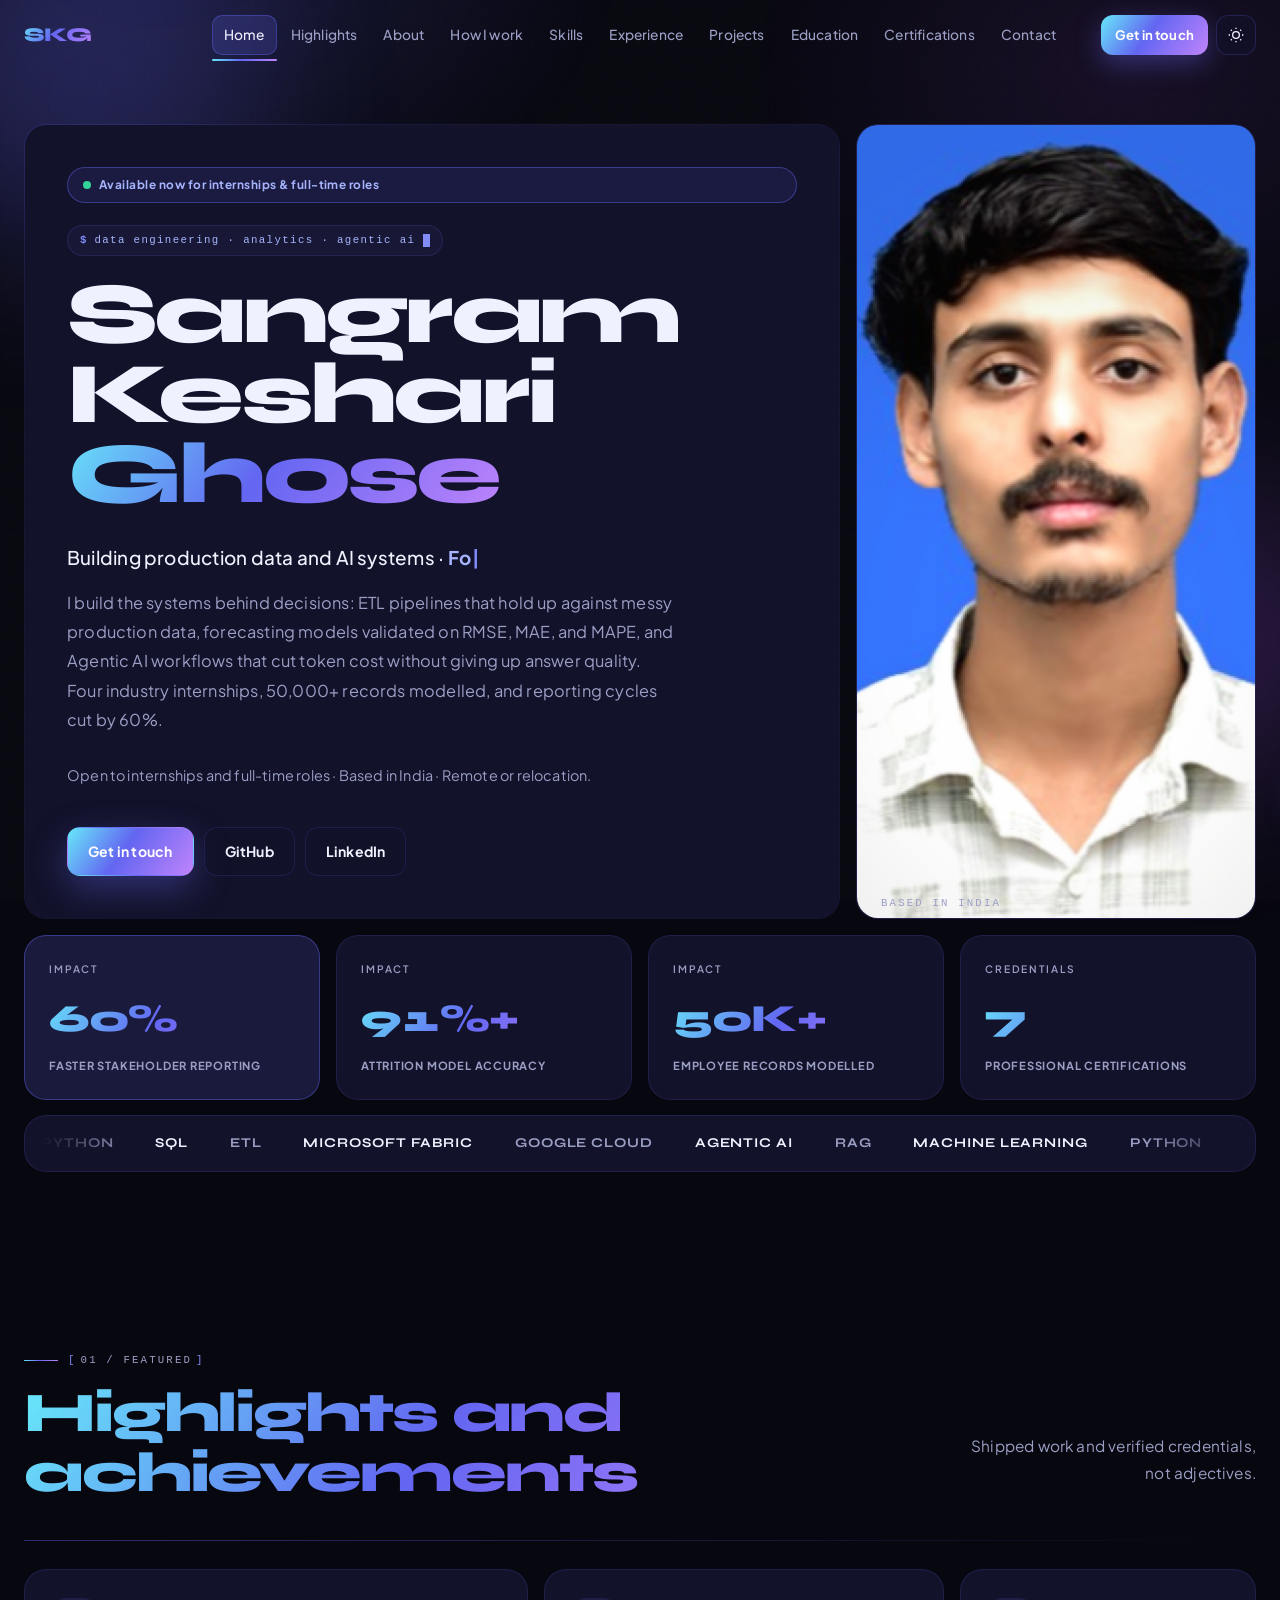
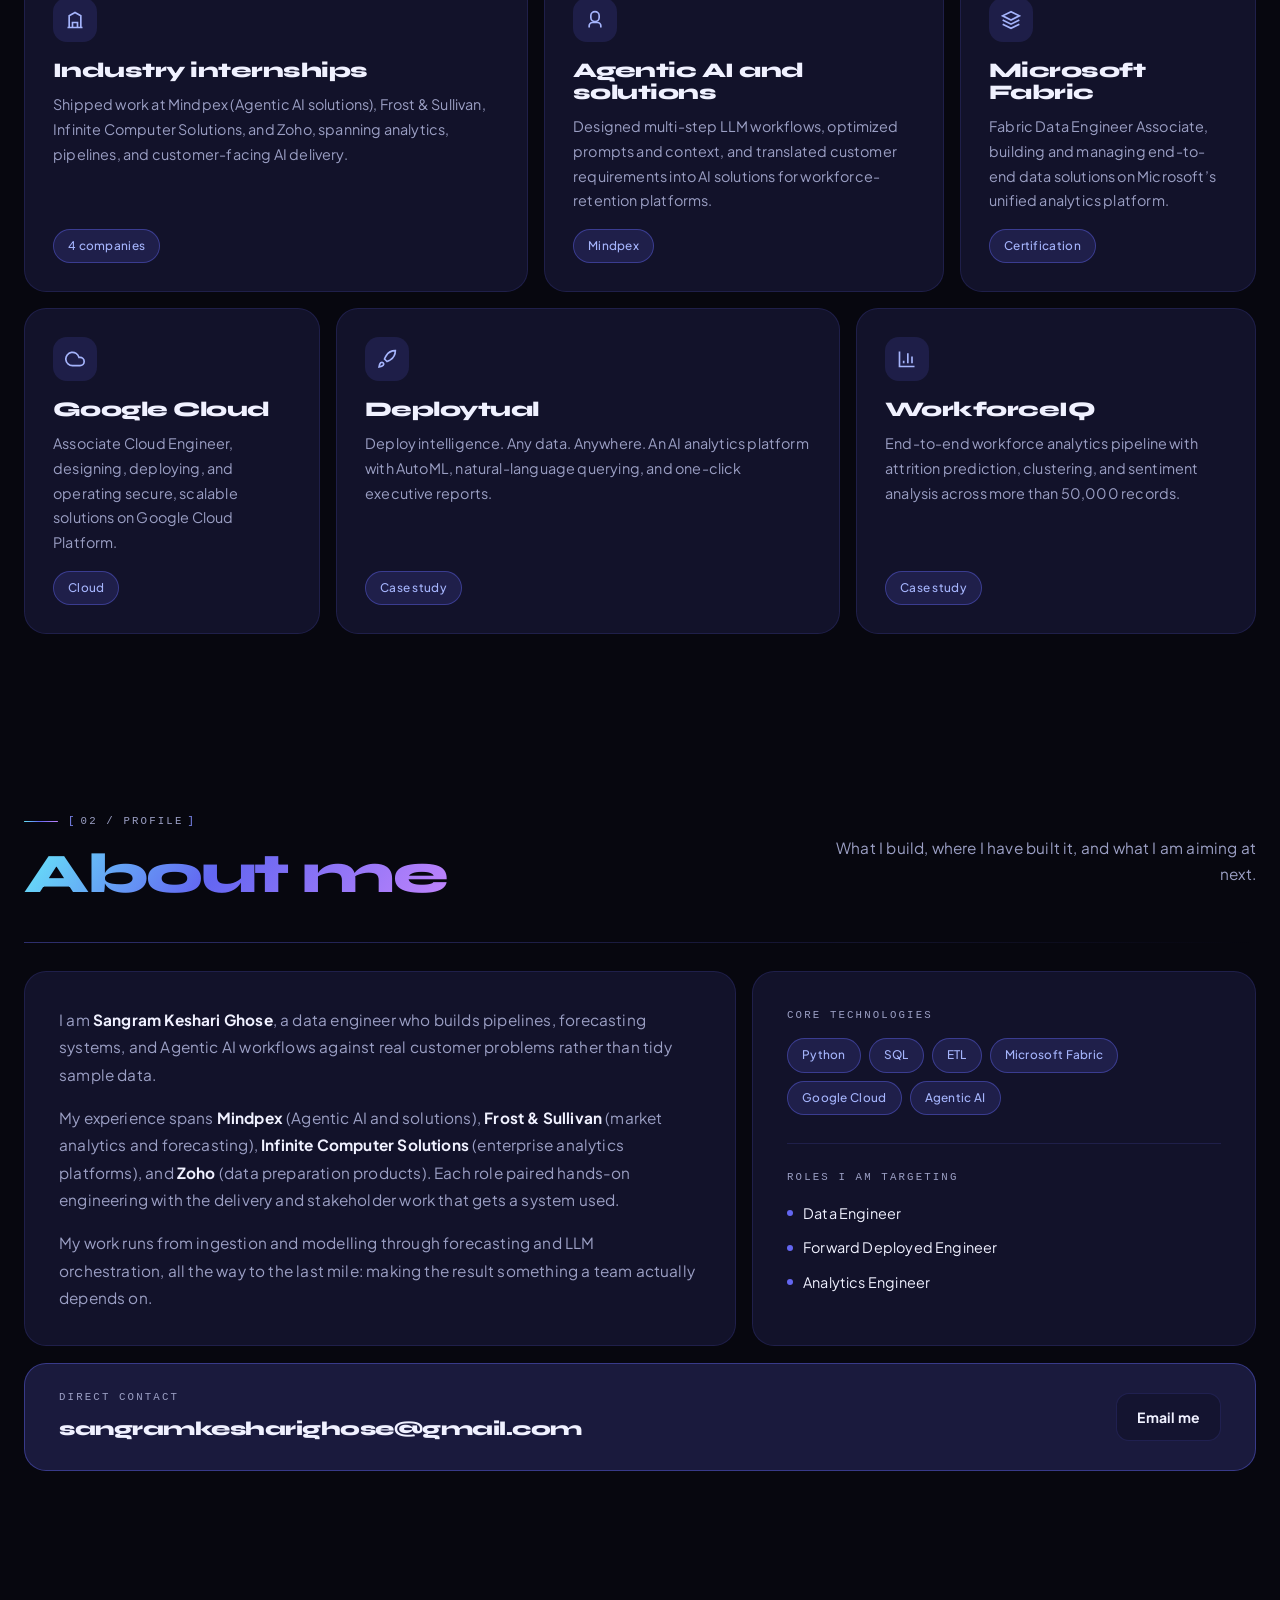
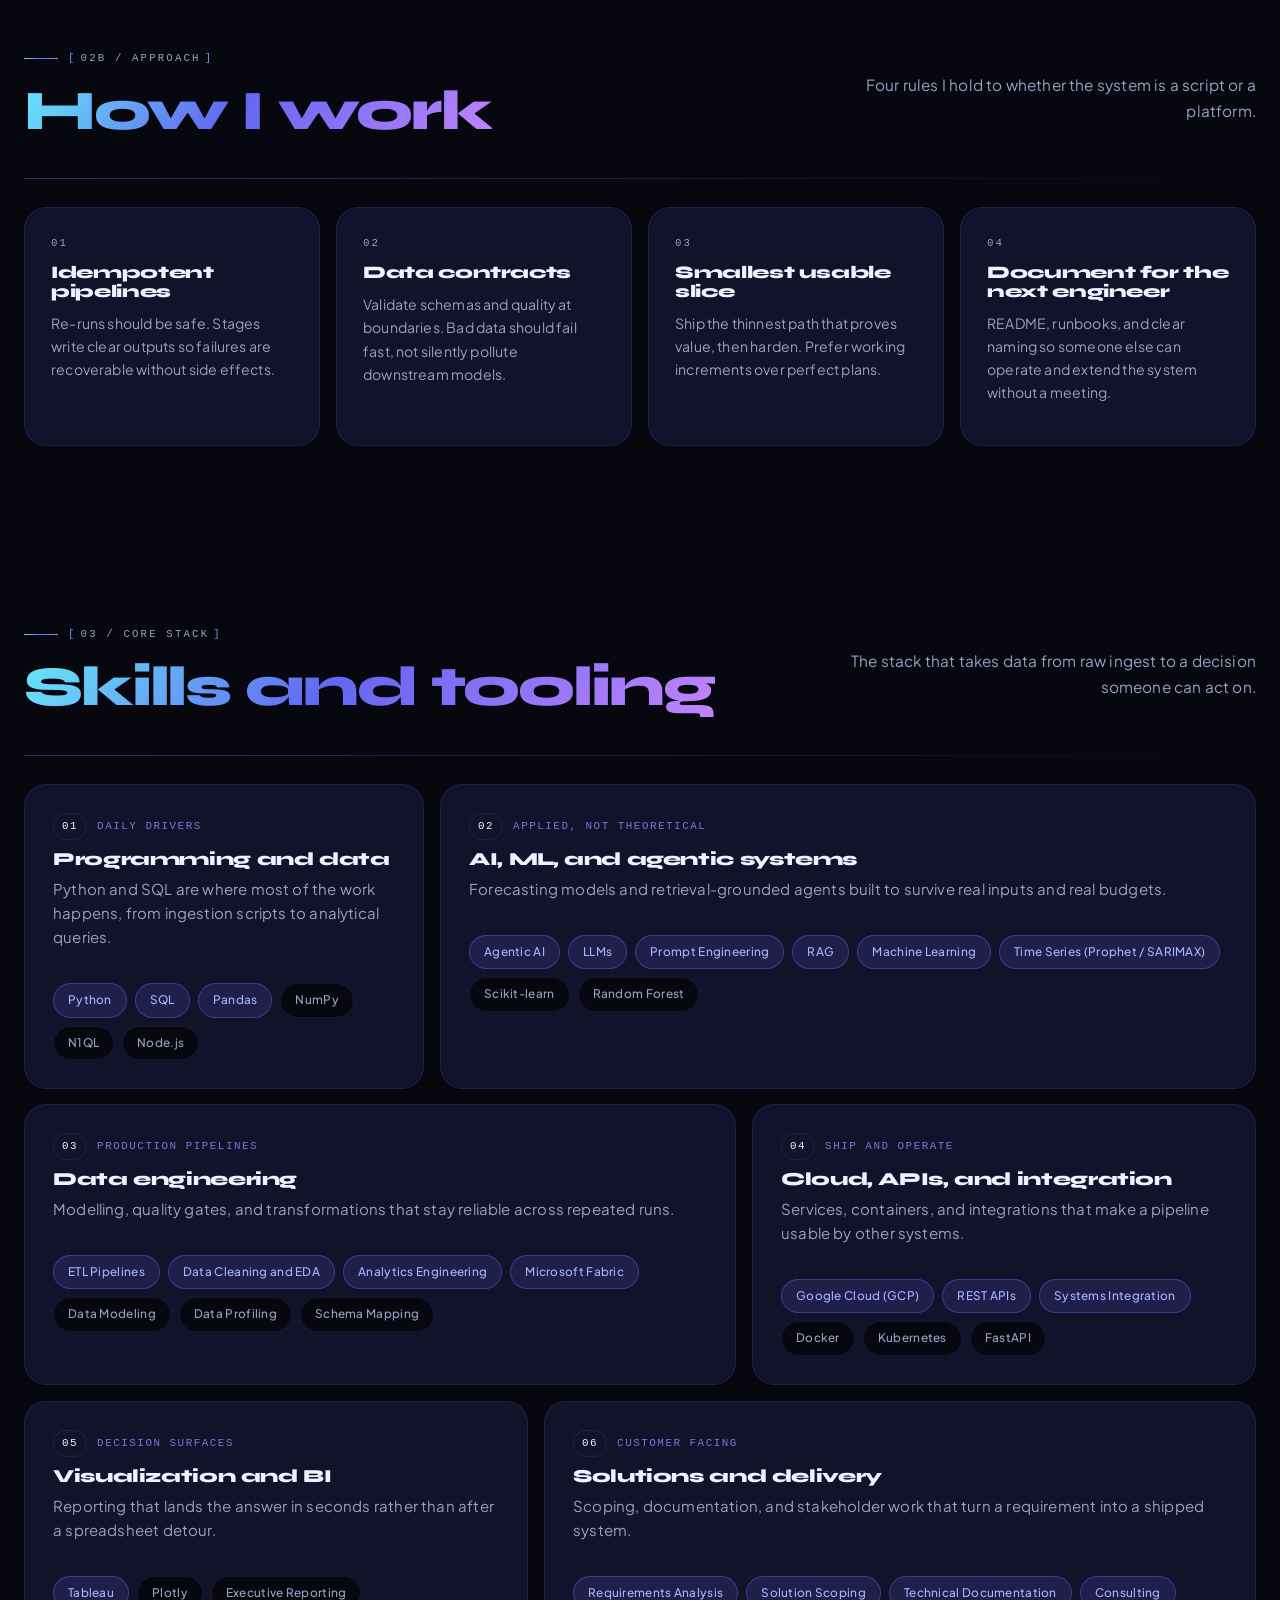
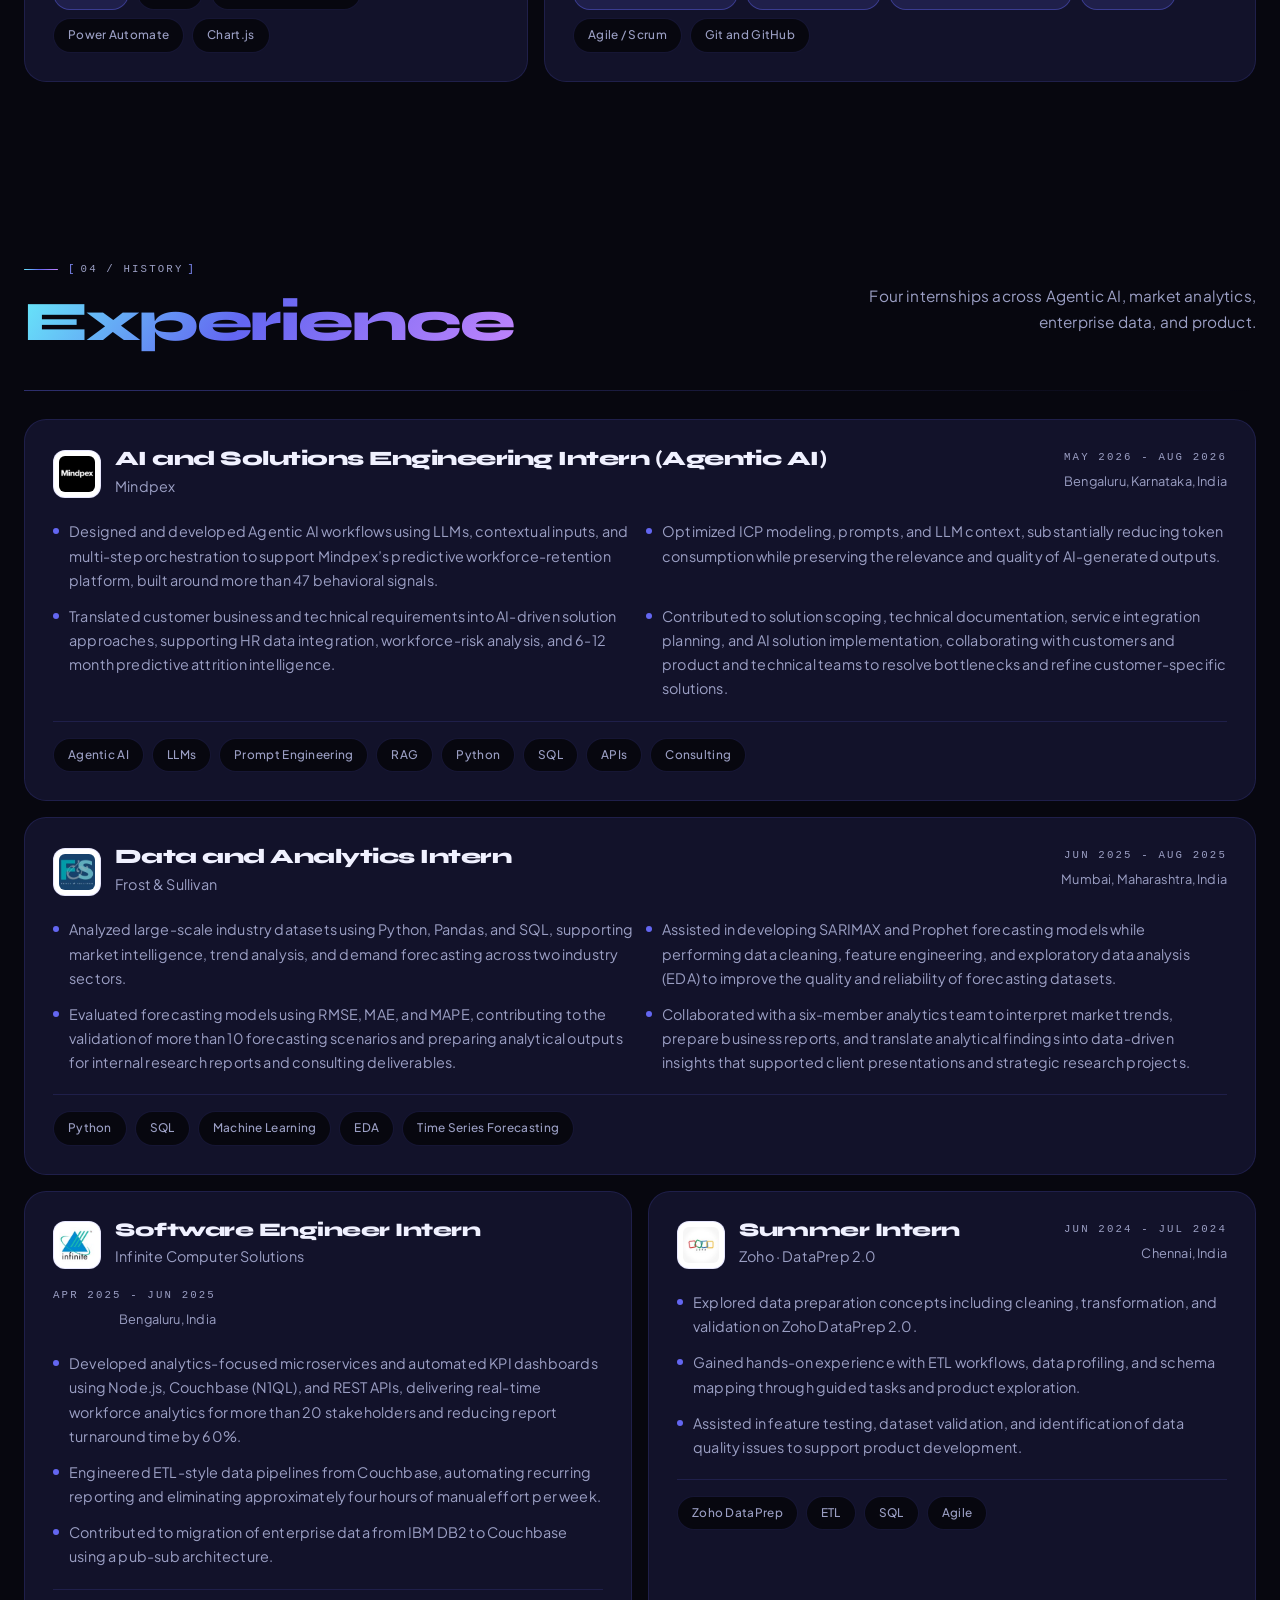
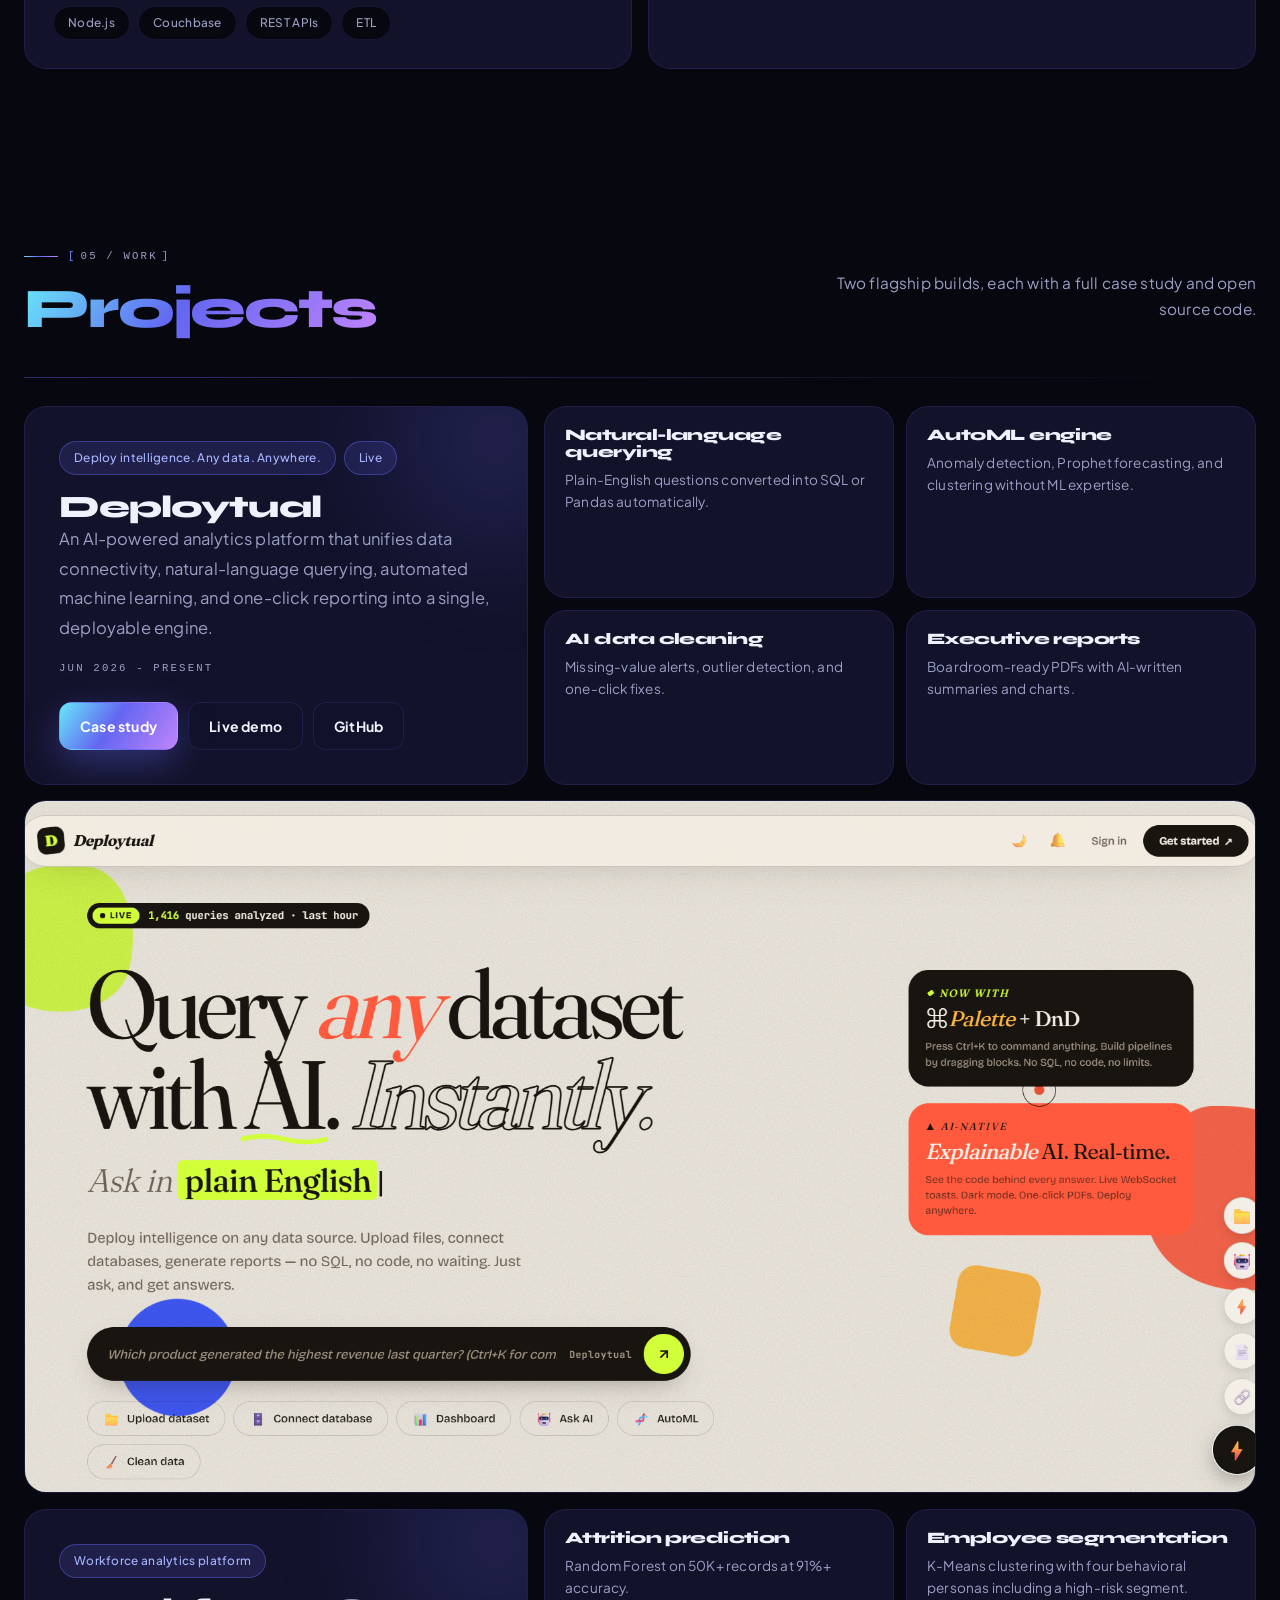
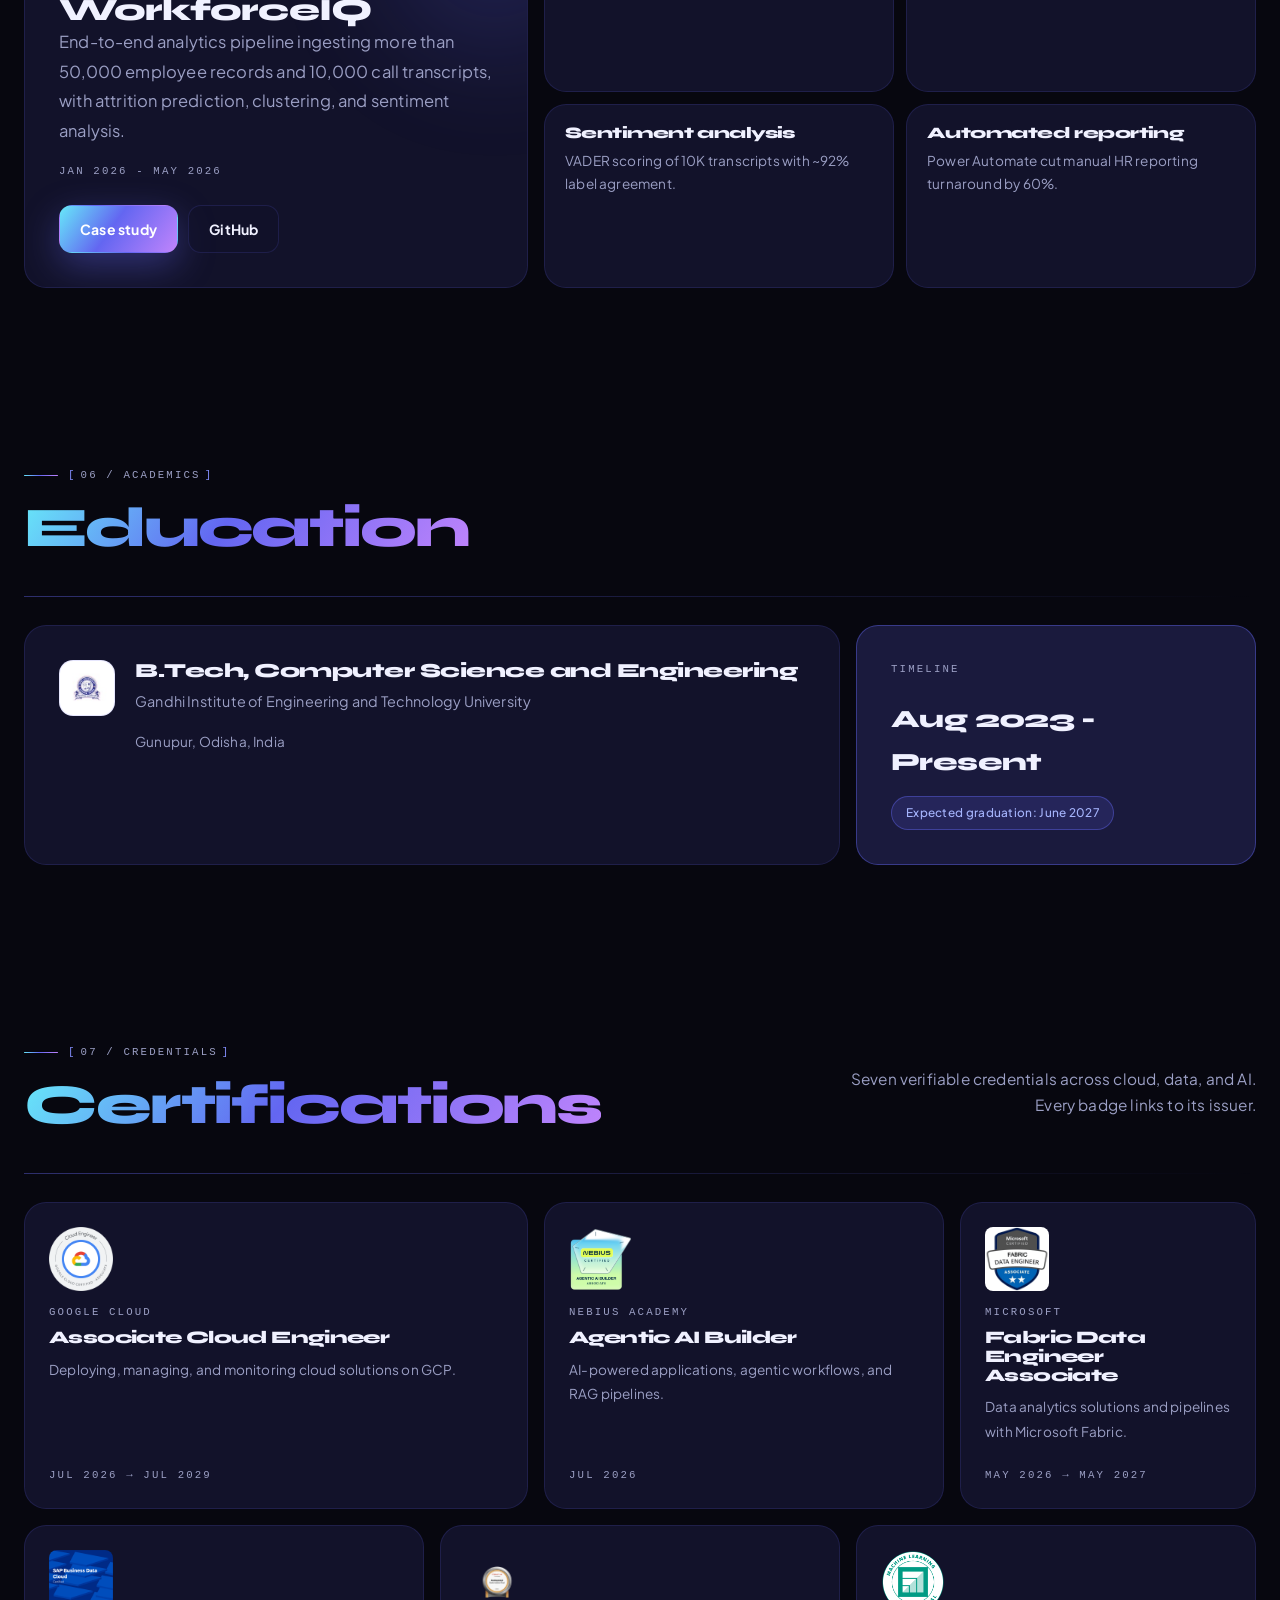
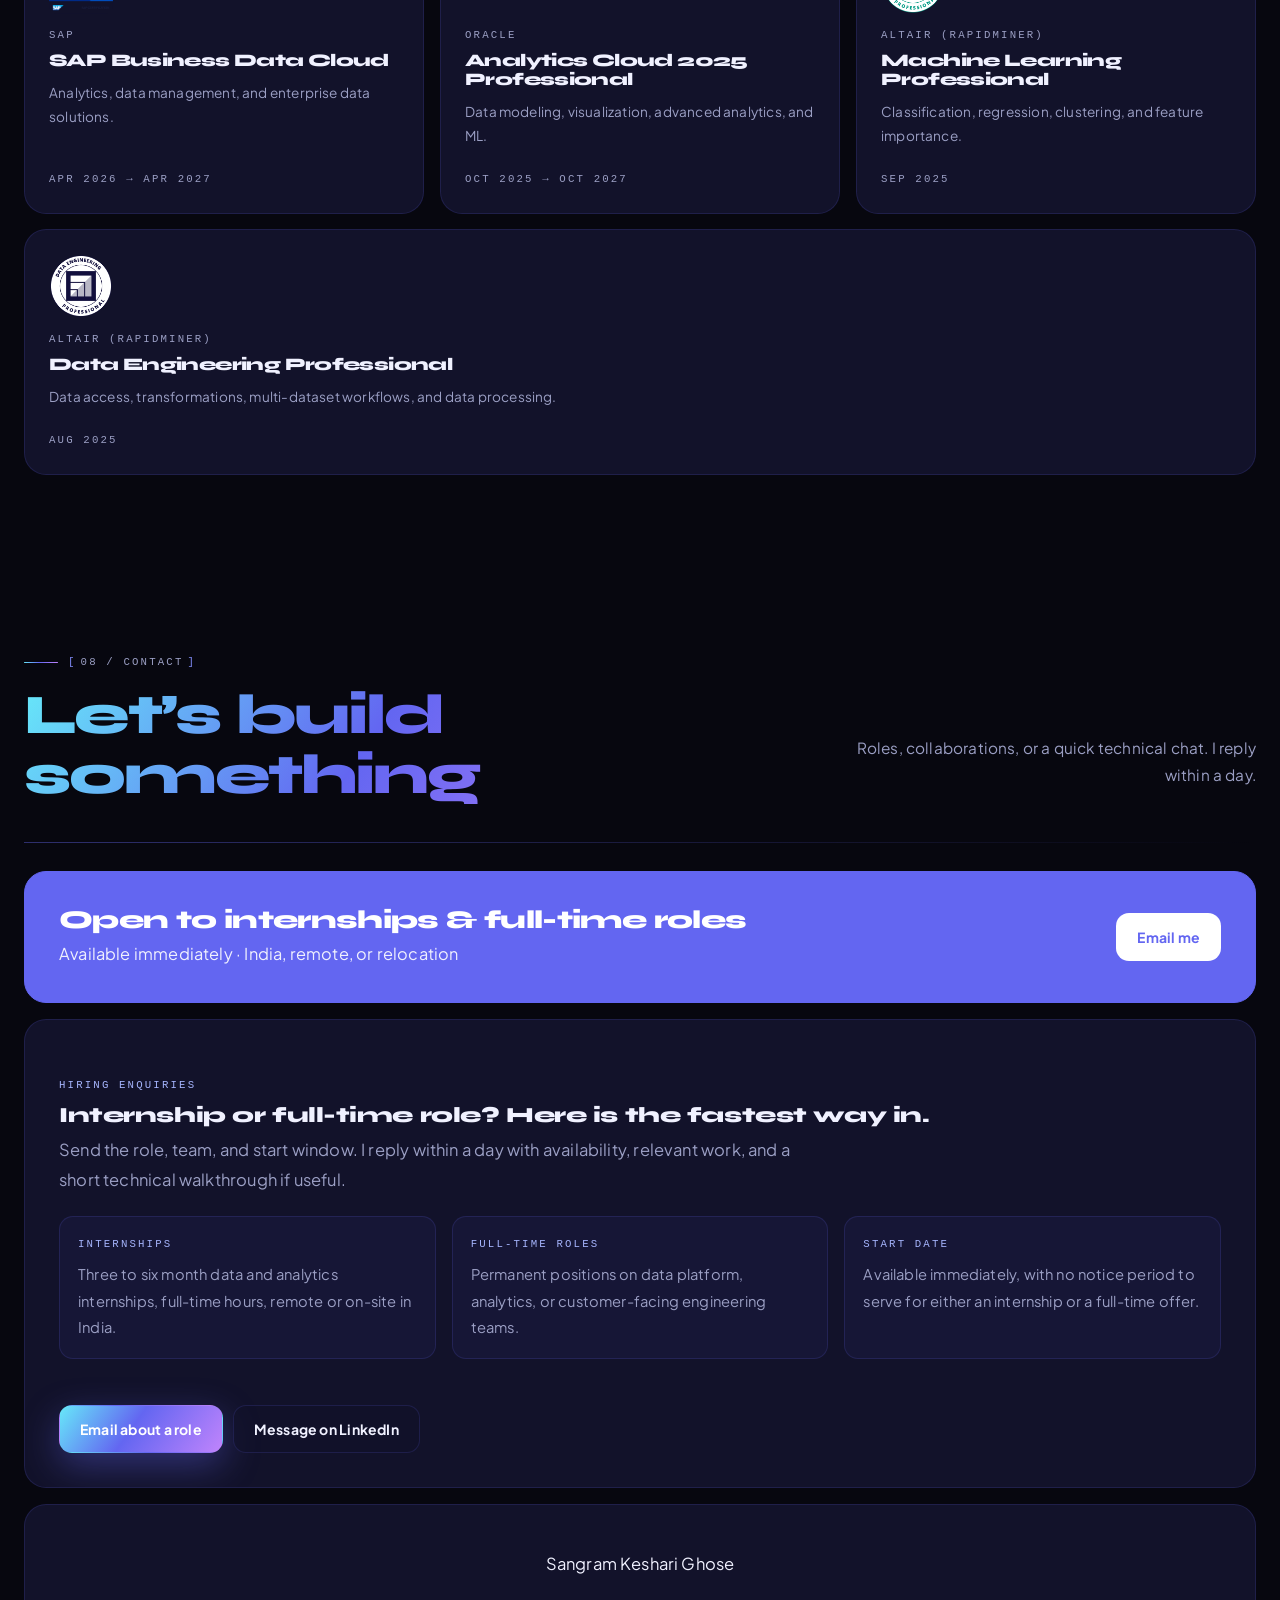
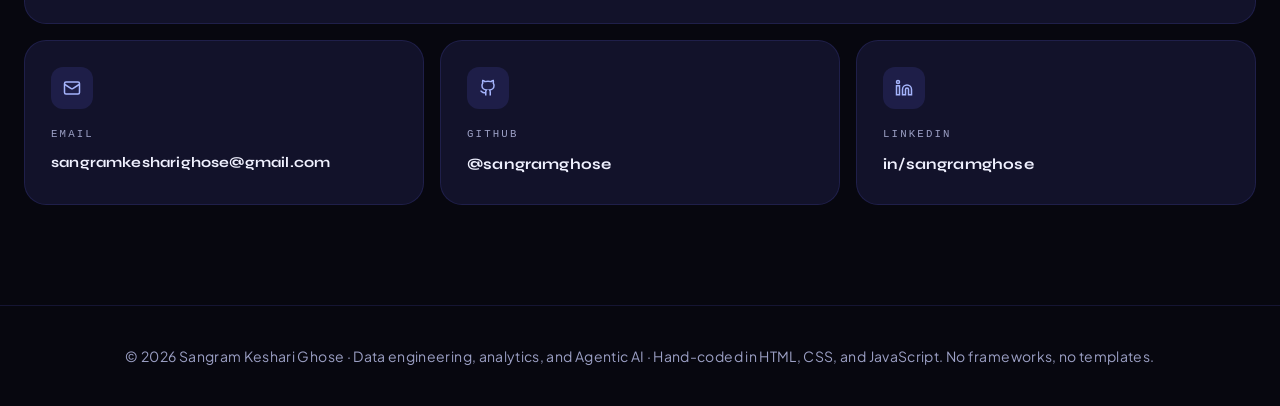
<file: index.html>
<!DOCTYPE html>
<html lang="en" data-theme="dark">
<head>
  <meta charset="UTF-8" />
  <meta name="viewport" content="width=device-width, initial-scale=1" />
  <title>Sangram Keshari Ghose | Data Engineer &amp; Analytics Engineer</title>
  <meta name="description" content="Sangram Keshari Ghose builds production ETL pipelines, forecasting models, and Agentic AI workflows. Data and solutions experience at Mindpex, Frost &amp; Sullivan, Infinite Computer Solutions, and Zoho. Open to internships and full-time roles." />
  <meta name="author" content="Sangram Keshari Ghose" />
  <meta name="robots" content="index, follow, max-image-preview:large, max-snippet:-1, max-video-preview:-1" />
  <meta name="theme-color" content="#07070f" />
  <link rel="canonical" href="https://sangramghose.github.io/" />
  <link rel="icon" href="icon.svg" type="image/svg+xml" />
  <link rel="icon" href="favicon.ico" sizes="any" />
  <link rel="apple-touch-icon" href="apple-touch-icon.png" />

  <meta property="og:type" content="website" />
  <meta property="og:site_name" content="Sangram Keshari Ghose" />
  <meta property="og:title" content="Sangram Keshari Ghose | Data Engineer &amp; Analytics Engineer" />
  <meta property="og:description" content="Pipelines, forecasting, and Agentic AI workflows, built end to end and shipped to the people who use them." />
  <meta property="og:url" content="https://sangramghose.github.io/" />
  <meta property="og:image" content="https://sangramghose.github.io/og-cover.png" />
  <meta property="og:image:width" content="1200" />
  <meta property="og:image:height" content="630" />
  <meta property="og:locale" content="en_US" />
  <meta name="twitter:card" content="summary_large_image" />
  <meta name="twitter:title" content="Sangram Keshari Ghose | Data Engineer &amp; Analytics Engineer" />
  <meta name="twitter:description" content="Pipelines, forecasting, and Agentic AI workflows, built end to end and shipped to the people who use them." />
  <meta name="twitter:image:alt" content="Sangram Keshari Ghose, Data Engineer, Solutions, and Agentic AI portfolio" />
  <meta property="og:image:alt" content="Sangram Keshari Ghose, Data Engineer, Solutions, and Agentic AI portfolio" />
  <meta name="twitter:image" content="https://sangramghose.github.io/og-cover.png" />

  <script type="application/ld+json">
  {
    "@context": "https://schema.org",
    "@type": "Person",
    "name": "Sangram Keshari Ghose",
    "url": "https://sangramghose.github.io/",
    "image": "https://sangramghose.github.io/assets/profile.png",
    "jobTitle": ["Data Engineer", "Forward Deployed Engineer", "Analytics Engineer"],
    "description": "Data Engineering, Solutions, and Agentic AI professional specializing in pipelines, forecasting, LLM workflows, and customer-facing technical delivery.",
    "email": "mailto:sangramkesharighose@gmail.com",
    "telephone": "+91-8456841232",
    "address": { "@type": "PostalAddress", "addressCountry": "IN" },
    "alumniOf": { "@type": "CollegeOrUniversity", "name": "Gandhi Institute of Engineering and Technology University" },
    "sameAs": [
      "https://github.com/sangramghose",
      "https://www.linkedin.com/in/sangramghose/"
    ],
    "knowsAbout": [
      "Data Engineering", "Analytics Engineering", "Forward Deployed Engineering",
      "Agentic AI", "Machine Learning",
      "Google Cloud", "Microsoft Fabric", "Python", "SQL", "RAG", "LLM"
    ],
    "seeks": [
      {
        "@type": "Demand",
        "name": "Internship opportunities as a Data Engineer, Forward Deployed Engineer, or Analytics Engineer",
        "availability": "https://schema.org/InStock",
        "eligibleCustomerType": "https://schema.org/Business"
      },
      {
        "@type": "Demand",
        "name": "Full-time roles as a Data Engineer, Forward Deployed Engineer, or Analytics Engineer",
        "availability": "https://schema.org/InStock",
        "eligibleCustomerType": "https://schema.org/Business"
      }
    ],
    "hasOccupation": [
      { "@type": "Occupation", "name": "Data Engineer (internship or full-time)", "occupationLocation": { "@type": "Country", "name": "India" } },
      { "@type": "Occupation", "name": "Forward Deployed Engineer (internship or full-time)", "occupationLocation": { "@type": "Country", "name": "India" } }
    ]
  }
  </script>

  <link rel="preconnect" href="https://fonts.googleapis.com" />
  <link rel="preconnect" href="https://fonts.gstatic.com" crossorigin />
  <link href="https://fonts.googleapis.com/css2?family=Syne:wght@600;700;800&family=Plus+Jakarta+Sans:wght@400;500;600;700&display=swap" rel="stylesheet" />
  <script type="application/ld+json">
  {
    "@context": "https://schema.org",
    "@type": "ProfilePage",
    "url": "https://sangramghose.github.io/",
    "name": "Sangram Keshari Ghose | Data Engineer · Solutions · Agentic AI",
    "dateModified": "2026-08-24",
    "description": "Portfolio of Sangram Keshari Ghose, open to internships and full-time roles in data engineering, solutions engineering, analytics, and Agentic AI.",
    "mainEntity": {
      "@type": "Person",
      "name": "Sangram Keshari Ghose",
      "url": "https://sangramghose.github.io/",
      "email": "mailto:sangramkesharighose@gmail.com",
      "seeks": {
        "@type": "Demand",
        "name": "Internships and full-time roles in Data Engineering, Solutions, Analytics, and Agentic AI",
        "availability": "https://schema.org/InStock"
      }
    }
  }
  </script>
  <script type="application/ld+json">
  {
    "@context": "https://schema.org",
    "@type": "WebSite",
    "url": "https://sangramghose.github.io/",
    "name": "Sangram Keshari Ghose",
    "inLanguage": "en",
    "description": "Data engineering, solutions, and Agentic AI portfolio. Currently open to internships and full-time roles.",
    "author": { "@type": "Person", "name": "Sangram Keshari Ghose" }
  }
  </script>
  <link rel="preload" as="style" href="styles.css" />
  <link rel="stylesheet" href="styles.css" />
  <script>
    (function () {
      try {
        var t = localStorage.getItem("theme");
        if (t === "light" || t === "dark") document.documentElement.dataset.theme = t;
      } catch (e) {}
    })();
  </script>
</head>
<body>
  <a class="skip-link" href="#main">Skip to content</a>
  <div class="bg-mesh" aria-hidden="true"></div>
  <div class="bg-grid" aria-hidden="true"></div>
  <div class="bg-grain" aria-hidden="true"></div>
  <div class="orb orb-1" aria-hidden="true"></div>
  <div class="orb orb-2" aria-hidden="true"></div>

  <div class="scroll-progress" id="progress" aria-hidden="true"></div>

  <header id="header">
    <div class="navrow">
      <a class="brand" href="#home">SKG</a>
      <nav class="links" id="nav" aria-label="Primary">
        <a href="#home">Home</a>
        <a href="#highlights">Highlights</a>
        <a href="#about">About</a>
        <a href="#how">How I work</a>
        <a href="#skills">Skills</a>
        <a href="#experience">Experience</a>
        <a href="#projects">Projects</a>
        <a href="#education">Education</a>
        <a href="#certifications">Certifications</a>
        <a href="#contact">Contact</a>
      </nav>
      <div class="nav-actions">
        <a class="btn-nav-cta desktop-only" href="#contact">Get in touch</a>
        <button class="iconbtn" id="theme" type="button" aria-label="Toggle theme" aria-pressed="false" title="Toggle theme">
          <svg width="16" height="16" viewBox="0 0 24 24" fill="none" stroke="currentColor" stroke-width="2" aria-hidden="true">
            <circle cx="12" cy="12" r="5"/>
            <path d="M12 1v2M12 21v2M4.22 4.22l1.42 1.42M18.36 18.36l1.42 1.42M1 12h2M21 12h2M4.22 19.78l1.42-1.42M18.36 5.64l1.42-1.42"/>
          </svg>
        </button>
        <button class="iconbtn menu-btn" id="menu-btn" type="button" aria-label="Open menu" aria-expanded="false" aria-controls="mobile-menu">
          <svg width="18" height="18" viewBox="0 0 24 24" fill="none" stroke="currentColor" stroke-width="2" aria-hidden="true">
            <path d="M3 6h18M3 12h18M3 18h18"/>
          </svg>
        </button>
      </div>
    </div>
  </header>

  <div id="mobile-menu" hidden>
    <a href="#home">Home</a>
    <a href="#highlights">Highlights</a>
    <a href="#about">About</a>
    <a href="#how">How I work</a>
    <a href="#skills">Skills</a>
    <a href="#experience">Experience</a>
    <a href="#projects">Projects</a>
    <a href="#education">Education</a>
    <a href="#certifications">Certifications</a>
    <a href="#contact">Contact</a>
    <a class="btn btn-primary menu-cta" href="#contact">Get in touch</a>
  </div>

  <main class="wrap" id="main">
    <section id="home" class="hero">
      <div class="bento">
        <div class="tile tile-glow reveal span-8 hero-intro">
          <div class="hero-badge">
            <span class="pulse" aria-hidden="true"></span>
            Available now for internships &amp; full-time roles
          </div>
          <div class="mono accent-label term-line"><span class="term-prompt" aria-hidden="true">$</span> data engineering · analytics · agentic ai</div>
          <h1>Sangram<br>Keshari<br><span class="text-grad">Ghose</span></h1>
          <p class="hero-tagline">
            Building production data and AI systems · <span class="typed" id="typed" aria-live="off">Data Engineer</span>
          </p>
          <p class="muted hero-copy">
            I build the systems behind decisions: ETL pipelines that hold up against messy production
            data, forecasting models validated on RMSE, MAE, and MAPE, and Agentic AI workflows that cut
            token cost without giving up answer quality. Four industry internships, 50,000+ records
            modelled, and reporting cycles cut by 60%.
          </p>
          <p class="now-line">Open to internships and full-time roles · Based in India · Remote or relocation.</p>
          <div class="btn-row">
            <a class="btn btn-primary" href="#contact">Get in touch</a>
            <a class="btn btn-ghost" href="https://github.com/sangramghose" target="_blank" rel="noopener">GitHub</a>
            <a class="btn btn-ghost" href="https://www.linkedin.com/in/sangramghose/" target="_blank" rel="noopener">LinkedIn</a>
          </div>
        </div>

        <div class="tile reveal span-4 portrait">
          <img src="assets/profile.png" alt="Portrait of Sangram Keshari Ghose" width="640" height="800" fetchpriority="high" decoding="async">
          <div class="portrait-overlay"></div>
          <div class="portrait-cap">
            <div class="mono">Based in India</div>
            <div class="portrait-title">Open to internships &amp; full-time roles</div>
          </div>
        </div>

        <a class="tile reveal span-3 metric-link metric-elevated" href="projects/workforceiq.html">
          <div class="metric-label">Impact</div>
          <div>
            <div class="metric-val">60%</div>
            <div class="metric-sub">Faster stakeholder reporting</div>
          </div>
        </a>
        <a class="tile reveal span-3 metric-link" href="projects/workforceiq.html">
          <div class="metric-label">Impact</div>
          <div>
            <div class="metric-val">91%+</div>
            <div class="metric-sub">Attrition model accuracy</div>
          </div>
        </a>
        <a class="tile reveal span-3 metric-link" href="projects/workforceiq.html">
          <div class="metric-label">Impact</div>
          <div>
            <div class="metric-val">50K+</div>
            <div class="metric-sub">Employee records modelled</div>
          </div>
        </a>
        <a class="tile reveal span-3 metric-link" href="#certifications">
          <div class="metric-label">Credentials</div>
          <div>
            <div class="metric-val">7</div>
            <div class="metric-sub">Professional certifications</div>
          </div>
        </a>

        <div class="tile reveal span-12 marquee-tile">
          <div class="marquee-wrap" aria-hidden="true">
            <div class="marquee-track" id="mq"></div>
          </div>
        </div>
      </div>
    </section>

    <section id="highlights">
      <div class="sec-head reveal">
        <div>
          <div class="label"><span class="line"></span><span class="mono">01 / Featured</span></div>
          <h2 class="text-grad">Highlights and achievements</h2>
        </div>
        <p class="desc">Shipped work and verified credentials, not adjectives.</p>
      </div>
      <div class="sec-rule"></div>
      <div class="bento section-gap">
        <div class="tile reveal span-5 feature-card">
          <div class="icon-box" aria-hidden="true"><svg viewBox="0 0 24 24" fill="none" stroke="currentColor" stroke-width="2"><path d="M3 21h18M5 21V7l7-4 7 4v14M9 21v-6h6v6"/></svg></div>
          <h3 class="card-title">Industry internships</h3>
          <p class="muted card-body">Shipped work at Mindpex (Agentic AI solutions), Frost &amp; Sullivan, Infinite Computer Solutions, and Zoho, spanning analytics, pipelines, and customer-facing AI delivery.</p>
          <div><span class="pill pill-accent">4 companies</span></div>
        </div>
        <div class="tile reveal span-4 feature-card">
          <div class="icon-box" aria-hidden="true"><svg viewBox="0 0 24 24" fill="none" stroke="currentColor" stroke-width="2"><path d="M12 2a5 5 0 0 1 5 5v2a5 5 0 0 1-10 0V7a5 5 0 0 1 5-5z"/><path d="M19 21v-2a4 4 0 0 0-4-4H9a4 4 0 0 0-4 4v2"/></svg></div>
          <h3 class="card-title">Agentic AI and solutions</h3>
          <p class="muted card-body">Designed multi-step LLM workflows, optimized prompts and context, and translated customer requirements into AI solutions for workforce-retention platforms.</p>
          <div><span class="pill pill-accent">Mindpex</span></div>
        </div>
        <div class="tile reveal span-3 feature-card">
          <div class="icon-box" aria-hidden="true"><svg viewBox="0 0 24 24" fill="none" stroke="currentColor" stroke-width="2"><path d="M12 2L2 7l10 5 10-5-10-5z"/><path d="M2 17l10 5 10-5"/><path d="M2 12l10 5 10-5"/></svg></div>
          <h3 class="card-title">Microsoft Fabric</h3>
          <p class="muted card-body">Fabric Data Engineer Associate, building and managing end-to-end data solutions on Microsoft’s unified analytics platform.</p>
          <div><span class="pill pill-accent">Certification</span></div>
        </div>
        <div class="tile reveal span-3 feature-card">
          <div class="icon-box" aria-hidden="true"><svg viewBox="0 0 24 24" fill="none" stroke="currentColor" stroke-width="2"><path d="M18 10h-1.26A8 8 0 1 0 9 20h9a5 5 0 0 0 0-10z"/></svg></div>
          <h3 class="card-title">Google Cloud</h3>
          <p class="muted card-body">Associate Cloud Engineer, designing, deploying, and operating secure, scalable solutions on Google Cloud Platform.</p>
          <div><span class="pill pill-accent">Cloud</span></div>
        </div>
        <div class="tile reveal span-5 feature-card">
          <div class="icon-box" aria-hidden="true"><svg viewBox="0 0 24 24" fill="none" stroke="currentColor" stroke-width="2"><path d="M4.5 16.5c-1.5 1.26-2 5-2 5s3.74-.5 5-2c.71-.84.7-2.13-.09-2.91a2.18 2.18 0 0 0-2.91-.09z"/><path d="M12 15l-3-3a22 22 0 0 1 2-3.95A12.88 12.88 0 0 1 22 2c0 2.72-.78 7.5-6 11a22.35 22.35 0 0 1-4 2z"/></svg></div>
          <h3 class="card-title">Deploytual</h3>
          <p class="muted card-body">Deploy intelligence. Any data. Anywhere. An AI analytics platform with AutoML, natural-language querying, and one-click executive reports.</p>
          <div><a class="pill pill-accent" href="projects/deploytual.html">Case study</a></div>
        </div>
        <div class="tile reveal span-4 feature-card">
          <div class="icon-box" aria-hidden="true"><svg viewBox="0 0 24 24" fill="none" stroke="currentColor" stroke-width="2"><path d="M3 3v18h18"/><path d="M18 17V9"/><path d="M13 17V5"/><path d="M8 17v-3"/></svg></div>
          <h3 class="card-title">WorkforceIQ</h3>
          <p class="muted card-body">End-to-end workforce analytics pipeline with attrition prediction, clustering, and sentiment analysis across more than 50,000 records.</p>
          <div><a class="pill pill-accent" href="projects/workforceiq.html">Case study</a></div>
        </div>
      </div>
    </section>

    <section id="about">
      <div class="sec-head reveal">
        <div>
          <div class="label"><span class="line"></span><span class="mono">02 / Profile</span></div>
          <h2 class="text-grad">About me</h2>
        </div>
        <p class="desc">What I build, where I have built it, and what I am aiming at next.</p>
      </div>
      <div class="sec-rule"></div>
      <div class="bento section-gap">
        <div class="tile reveal span-7 about-copy">
          <p class="muted body-text">I am <strong class="fg">Sangram Keshari Ghose</strong>, a data engineer who builds pipelines, forecasting systems, and Agentic AI workflows against real customer problems rather than tidy sample data.</p>
          <p class="muted body-text">My experience spans <strong class="fg">Mindpex</strong> (Agentic AI and solutions), <strong class="fg">Frost &amp; Sullivan</strong> (market analytics and forecasting), <strong class="fg">Infinite Computer Solutions</strong> (enterprise analytics platforms), and <strong class="fg">Zoho</strong> (data preparation products). Each role paired hands-on engineering with the delivery and stakeholder work that gets a system used.</p>
          <p class="muted body-text last">My work runs from ingestion and modelling through forecasting and LLM orchestration, all the way to the last mile: making the result something a team actually depends on.</p>
        </div>
        <div class="tile reveal span-5 about-side">
          <div class="mono">Core technologies</div>
          <div class="pill-row">
            <span class="pill pill-accent">Python</span>
            <span class="pill pill-accent">SQL</span>
            <span class="pill pill-accent">ETL</span>
            <span class="pill pill-accent">Microsoft Fabric</span>
            <span class="pill pill-accent">Google Cloud</span>
            <span class="pill pill-accent">Agentic AI</span>
          </div>
          <div class="roles-block">
            <div class="mono">Roles I am targeting</div>
            <ul class="role-list">
              <li><span class="dot"></span>Data Engineer</li>
              <li><span class="dot"></span>Forward Deployed Engineer</li>
              <li><span class="dot"></span>Analytics Engineer</li>
            </ul>
          </div>
        </div>
        <div class="tile reveal span-12 contact-strip">
          <div>
            <div class="mono">Direct contact</div>
            <div class="contact-email">sangramkesharighose@gmail.com</div>
          </div>
          <a class="btn btn-ghost" href="mailto:sangramkesharighose@gmail.com">Email me</a>
        </div>
      </div>
    </section>

    <section id="how">
      <div class="sec-head reveal">
        <div>
          <div class="label"><span class="line"></span><span class="mono">02b / Approach</span></div>
          <h2 class="text-grad">How I work</h2>
        </div>
        <p class="desc">Four rules I hold to whether the system is a script or a platform.</p>
      </div>
      <div class="sec-rule"></div>
      <div class="bento section-gap">
        <div class="tile reveal span-3 principle">
          <div class="mono">01</div>
          <h3>Idempotent pipelines</h3>
          <p class="muted">Re-runs should be safe. Stages write clear outputs so failures are recoverable without side effects.</p>
        </div>
        <div class="tile reveal span-3 principle">
          <div class="mono">02</div>
          <h3>Data contracts</h3>
          <p class="muted">Validate schemas and quality at boundaries. Bad data should fail fast, not silently pollute downstream models.</p>
        </div>
        <div class="tile reveal span-3 principle">
          <div class="mono">03</div>
          <h3>Smallest usable slice</h3>
          <p class="muted">Ship the thinnest path that proves value, then harden. Prefer working increments over perfect plans.</p>
        </div>
        <div class="tile reveal span-3 principle">
          <div class="mono">04</div>
          <h3>Document for the next engineer</h3>
          <p class="muted">README, runbooks, and clear naming so someone else can operate and extend the system without a meeting.</p>
        </div>
      </div>
    </section>

    <section id="skills">
      <div class="sec-head reveal">
        <div>
          <div class="label"><span class="line"></span><span class="mono">03 / Core stack</span></div>
          <h2 class="text-grad">Skills and tooling</h2>
        </div>
        <p class="desc">The stack that takes data from raw ingest to a decision someone can act on.</p>
      </div>
      <div class="sec-rule"></div>
      <div class="bento section-gap">
        <div class="tile reveal span-4 skill-card">
          <div class="skill-top"><span class="mono skill-num">01</span><span class="mono skill-kicker">Daily drivers</span></div>
            <h3>Programming and data</h3>
            <p class="muted skill-desc">Python and SQL are where most of the work happens, from ingestion scripts to analytical queries.</p>
          <div class="pill-row">
            <span class="pill pill-accent">Python</span><span class="pill pill-accent">SQL</span><span class="pill pill-accent">Pandas</span>
            <span class="pill">NumPy</span><span class="pill">N1QL</span><span class="pill">Node.js</span>
          </div>
        </div>
        <div class="tile reveal span-8 skill-card">
          <div class="skill-top"><span class="mono skill-num">02</span><span class="mono skill-kicker">Applied, not theoretical</span></div>
            <h3>AI, ML, and agentic systems</h3>
            <p class="muted skill-desc">Forecasting models and retrieval-grounded agents built to survive real inputs and real budgets.</p>
          <div class="pill-row">
            <span class="pill pill-accent">Agentic AI</span><span class="pill pill-accent">LLMs</span><span class="pill pill-accent">Prompt Engineering</span>
            <span class="pill pill-accent">RAG</span><span class="pill pill-accent">Machine Learning</span>
            <span class="pill pill-accent">Time Series (Prophet / SARIMAX)</span>
            <span class="pill">Scikit-learn</span><span class="pill">Random Forest</span>
          </div>
        </div>
        <div class="tile reveal span-7 skill-card">
          <div class="skill-top"><span class="mono skill-num">03</span><span class="mono skill-kicker">Production pipelines</span></div>
            <h3>Data engineering</h3>
            <p class="muted skill-desc">Modelling, quality gates, and transformations that stay reliable across repeated runs.</p>
          <div class="pill-row">
            <span class="pill pill-accent">ETL Pipelines</span><span class="pill pill-accent">Data Cleaning and EDA</span>
            <span class="pill pill-accent">Analytics Engineering</span><span class="pill pill-accent">Microsoft Fabric</span>
            <span class="pill">Data Modeling</span><span class="pill">Data Profiling</span><span class="pill">Schema Mapping</span>
          </div>
        </div>
        <div class="tile reveal span-5 skill-card">
          <div class="skill-top"><span class="mono skill-num">04</span><span class="mono skill-kicker">Ship and operate</span></div>
            <h3>Cloud, APIs, and integration</h3>
            <p class="muted skill-desc">Services, containers, and integrations that make a pipeline usable by other systems.</p>
          <div class="pill-row">
            <span class="pill pill-accent">Google Cloud (GCP)</span><span class="pill pill-accent">REST APIs</span>
            <span class="pill pill-accent">Systems Integration</span><span class="pill">Docker</span><span class="pill">Kubernetes</span><span class="pill">FastAPI</span>
          </div>
        </div>
        <div class="tile reveal span-5 skill-card">
          <div class="skill-top"><span class="mono skill-num">05</span><span class="mono skill-kicker">Decision surfaces</span></div>
            <h3>Visualization and BI</h3>
            <p class="muted skill-desc">Reporting that lands the answer in seconds rather than after a spreadsheet detour.</p>
          <div class="pill-row">
            <span class="pill pill-accent">Tableau</span><span class="pill">Plotly</span><span class="pill">Executive Reporting</span>
            <span class="pill">Power Automate</span><span class="pill">Chart.js</span>
          </div>
        </div>
        <div class="tile reveal span-7 skill-card">
          <div class="skill-top"><span class="mono skill-num">06</span><span class="mono skill-kicker">Customer facing</span></div>
            <h3>Solutions and delivery</h3>
            <p class="muted skill-desc">Scoping, documentation, and stakeholder work that turn a requirement into a shipped system.</p>
          <div class="pill-row">
            <span class="pill pill-accent">Requirements Analysis</span><span class="pill pill-accent">Solution Scoping</span>
            <span class="pill pill-accent">Technical Documentation</span><span class="pill pill-accent">Consulting</span>
            <span class="pill">Agile / Scrum</span><span class="pill">Git and GitHub</span>
          </div>
        </div>
      </div>
    </section>

    <section id="experience">
      <div class="sec-head reveal">
        <div>
          <div class="label"><span class="line"></span><span class="mono">04 / History</span></div>
          <h2 class="text-grad">Experience</h2>
        </div>
        <p class="desc">Four internships across Agentic AI, market analytics, enterprise data, and product.</p>
      </div>
      <div class="sec-rule"></div>
      <div class="bento section-gap">
        <div class="tile reveal span-12 exp-card">
          <div class="exp-head">
            <div class="exp-identity">
              <img class="exp-logo" src="assets/mindpex-logo.png" alt="Mindpex logo" width="48" height="48" loading="lazy" decoding="async" onerror="this.style.display='none'">
              <div>
                <h3>AI and Solutions Engineering Intern (Agentic AI)</h3>
                <p class="muted company">Mindpex</p>
              </div>
            </div>
            <div class="exp-meta">
              <div class="mono">May 2026 - Aug 2026</div>
              <p class="muted loc">Bengaluru, Karnataka, India</p>
            </div>
          </div>
          <ul class="exp-bullets two">
            <li>Designed and developed Agentic AI workflows using LLMs, contextual inputs, and multi-step orchestration to support Mindpex’s predictive workforce-retention platform, built around more than 47 behavioral signals.</li>
            <li>Optimized ICP modeling, prompts, and LLM context, substantially reducing token consumption while preserving the relevance and quality of AI-generated outputs.</li>
            <li>Translated customer business and technical requirements into AI-driven solution approaches, supporting HR data integration, workforce-risk analysis, and 6-12 month predictive attrition intelligence.</li>
            <li>Contributed to solution scoping, technical documentation, service integration planning, and AI solution implementation, collaborating with customers and product and technical teams to resolve bottlenecks and refine customer-specific solutions.</li>
          </ul>
          <div class="pill-row stack-row">
            <span class="pill">Agentic AI</span><span class="pill">LLMs</span><span class="pill">Prompt Engineering</span><span class="pill">RAG</span><span class="pill">Python</span><span class="pill">SQL</span><span class="pill">APIs</span><span class="pill">Consulting</span>
          </div>
        </div>

        <div class="tile reveal span-12 exp-card">
          <div class="exp-head">
            <div class="exp-identity">
              <img class="exp-logo" src="assets/frost-logo.png" alt="Frost &amp; Sullivan logo" width="48" height="48" loading="lazy" decoding="async" onerror="this.style.display='none'">
              <div>
                <h3>Data and Analytics Intern</h3>
                <p class="muted company">Frost &amp; Sullivan</p>
              </div>
            </div>
            <div class="exp-meta">
              <div class="mono">Jun 2025 - Aug 2025</div>
              <p class="muted loc">Mumbai, Maharashtra, India</p>
            </div>
          </div>
          <ul class="exp-bullets two">
            <li>Analyzed large-scale industry datasets using Python, Pandas, and SQL, supporting market intelligence, trend analysis, and demand forecasting across two industry sectors.</li>
            <li>Assisted in developing SARIMAX and Prophet forecasting models while performing data cleaning, feature engineering, and exploratory data analysis (EDA) to improve the quality and reliability of forecasting datasets.</li>
            <li>Evaluated forecasting models using RMSE, MAE, and MAPE, contributing to the validation of more than 10 forecasting scenarios and preparing analytical outputs for internal research reports and consulting deliverables.</li>
            <li>Collaborated with a six-member analytics team to interpret market trends, prepare business reports, and translate analytical findings into data-driven insights that supported client presentations and strategic research projects.</li>
          </ul>
          <div class="pill-row stack-row">
            <span class="pill">Python</span><span class="pill">SQL</span><span class="pill">Machine Learning</span><span class="pill">EDA</span><span class="pill">Time Series Forecasting</span>
          </div>
        </div>

        <div class="tile reveal span-6 exp-card">
          <div class="exp-head">
            <div class="exp-identity">
              <img class="exp-logo" src="assets/infinite-logo.png" alt="Infinite Computer Solutions logo" width="48" height="48" loading="lazy" decoding="async" onerror="this.style.display='none'">
              <div>
                <h3 class="h3-sm">Software Engineer Intern</h3>
                <p class="muted company">Infinite Computer Solutions</p>
              </div>
            </div>
            <div class="exp-meta">
              <div class="mono">Apr 2025 - Jun 2025</div>
              <p class="muted loc">Bengaluru, India</p>
            </div>
          </div>
          <ul class="exp-bullets">
            <li>Developed analytics-focused microservices and automated KPI dashboards using Node.js, Couchbase (N1QL), and REST APIs, delivering real-time workforce analytics for more than 20 stakeholders and reducing report turnaround time by 60%.</li>
            <li>Engineered ETL-style data pipelines from Couchbase, automating recurring reporting and eliminating approximately four hours of manual effort per week.</li>
            <li>Contributed to migration of enterprise data from IBM DB2 to Couchbase using a pub-sub architecture.</li>
          </ul>
          <div class="pill-row stack-row">
            <span class="pill">Node.js</span><span class="pill">Couchbase</span><span class="pill">REST APIs</span><span class="pill">ETL</span>
          </div>
        </div>

        <div class="tile reveal span-6 exp-card">
          <div class="exp-head">
            <div class="exp-identity">
              <img class="exp-logo" src="assets/zoho-logo.png" alt="Zoho logo" width="48" height="48" loading="lazy" decoding="async" onerror="this.style.display='none'">
              <div>
                <h3 class="h3-sm">Summer Intern</h3>
                <p class="muted company">Zoho · DataPrep 2.0</p>
              </div>
            </div>
            <div class="exp-meta">
              <div class="mono">Jun 2024 - Jul 2024</div>
              <p class="muted loc">Chennai, India</p>
            </div>
          </div>
          <ul class="exp-bullets">
            <li>Explored data preparation concepts including cleaning, transformation, and validation on Zoho DataPrep 2.0.</li>
            <li>Gained hands-on experience with ETL workflows, data profiling, and schema mapping through guided tasks and product exploration.</li>
            <li>Assisted in feature testing, dataset validation, and identification of data quality issues to support product development.</li>
          </ul>
          <div class="pill-row stack-row">
            <span class="pill">Zoho DataPrep</span><span class="pill">ETL</span><span class="pill">SQL</span><span class="pill">Agile</span>
          </div>
        </div>
      </div>
    </section>

    <section id="projects">
      <div class="sec-head reveal">
        <div>
          <div class="label"><span class="line"></span><span class="mono">05 / Work</span></div>
          <h2 class="text-grad">Projects</h2>
        </div>
        <p class="desc">Two flagship builds, each with a full case study and open source code.</p>
      </div>
      <div class="sec-rule"></div>
      <div class="projects-stack section-gap">
        <div class="bento">
          <div class="tile tile-glow reveal span-5 project-main">
            <div>
              <div class="pill-row">
                <span class="pill pill-accent">Deploy intelligence. Any data. Anywhere.</span>
                <span class="pill pill-accent">Live</span>
              </div>
              <h3 class="project-title">Deploytual</h3>
              <p class="muted">An AI-powered analytics platform that unifies data connectivity, natural-language querying, automated machine learning, and one-click reporting into a single, deployable engine.</p>
              <div class="mono date-line">Jun 2026 - Present</div>
            </div>
            <div class="btn-row">
              <a class="btn btn-primary" href="projects/deploytual.html">Case study</a>
              <a class="btn btn-ghost" href="https://deploytual.netlify.app/" target="_blank" rel="noopener">Live demo</a>
              <a class="btn btn-ghost" href="https://github.com/sangramghose/Deploytual" target="_blank" rel="noopener">GitHub</a>
            </div>
          </div>
          <div class="reveal span-7 feature-grid">
            <div class="tile mini-feature"><h4>Natural-language querying</h4><p class="muted">Plain-English questions converted into SQL or Pandas automatically.</p></div>
            <div class="tile mini-feature"><h4>AutoML engine</h4><p class="muted">Anomaly detection, Prophet forecasting, and clustering without ML expertise.</p></div>
            <div class="tile mini-feature"><h4>AI data cleaning</h4><p class="muted">Missing-value alerts, outlier detection, and one-click fixes.</p></div>
            <div class="tile mini-feature"><h4>Executive reports</h4><p class="muted">Boardroom-ready PDFs with AI-written summaries and charts.</p></div>
          </div>
          <div class="tile reveal span-12 project-preview">
            <img src="assets/deploytual-preview.png" alt="Deploytual application preview" width="1280" height="720" loading="lazy" decoding="async" onerror="this.closest('.project-preview').remove()">
          </div>
        </div>

        <div class="bento">
          <div class="tile tile-glow reveal span-5 project-main">
            <div>
              <div class="pill-row"><span class="pill pill-accent">Workforce analytics platform</span></div>
              <h3 class="project-title">WorkforceIQ</h3>
              <p class="muted">End-to-end analytics pipeline ingesting more than 50,000 employee records and 10,000 call transcripts, with attrition prediction, clustering, and sentiment analysis.</p>
              <div class="mono date-line">Jan 2026 - May 2026</div>
            </div>
            <div class="btn-row">
              <a class="btn btn-primary" href="projects/workforceiq.html">Case study</a>
              <a class="btn btn-ghost" href="https://github.com/sangramghose/Workforce-and-Industry-Trend-Analyzer" target="_blank" rel="noopener">GitHub</a>
            </div>
          </div>
          <div class="reveal span-7 feature-grid">
            <div class="tile mini-feature"><h4>Attrition prediction</h4><p class="muted">Random Forest on 50K+ records at 91%+ accuracy.</p></div>
            <div class="tile mini-feature"><h4>Employee segmentation</h4><p class="muted">K-Means clustering with four behavioral personas including a high-risk segment.</p></div>
            <div class="tile mini-feature"><h4>Sentiment analysis</h4><p class="muted">VADER scoring of 10K transcripts with ~92% label agreement.</p></div>
            <div class="tile mini-feature"><h4>Automated reporting</h4><p class="muted">Power Automate cut manual HR reporting turnaround by 60%.</p></div>
          </div>
        </div>
      </div>
    </section>

    <section id="education">
      <div class="sec-head reveal">
        <div>
          <div class="label"><span class="line"></span><span class="mono">06 / Academics</span></div>
          <h2 class="text-grad">Education</h2>
        </div>
      </div>
      <div class="sec-rule"></div>
      <div class="bento section-gap">
        <div class="tile reveal span-8 edu-main">
          <img src="assets/giet-logo.png" alt="GIET University logo" width="56" height="56" class="edu-logo" loading="lazy" decoding="async" onerror="this.remove()">
          <div>
            <h3>B.Tech, Computer Science and Engineering</h3>
            <p class="muted">Gandhi Institute of Engineering and Technology University</p>
            <p class="muted loc">Gunupur, Odisha, India</p>
          </div>
        </div>
        <div class="tile reveal span-4 edu-side">
          <div class="mono">Timeline</div>
          <div class="edu-dates">
            <div class="edu-range">Aug 2023 - Present</div>
            <div><span class="pill pill-accent">Expected graduation: June 2027</span></div>
          </div>
        </div>
      </div>
    </section>

    <section id="certifications">
      <div class="sec-head reveal">
        <div>
          <div class="label"><span class="line"></span><span class="mono">07 / Credentials</span></div>
          <h2 class="text-grad">Certifications</h2>
        </div>
        <p class="desc">Seven verifiable credentials across cloud, data, and AI. Every badge links to its issuer.</p>
      </div>
      <div class="sec-rule"></div>
      <div class="bento section-gap">
        <a class="tile tile-link reveal span-5 cert-card" href="https://www.credly.com/badges/00aa87ff-d48f-4b9c-9282-800a1d5a45ef/public_url" target="_blank" rel="noopener">
          <img class="cert-badge" src="assets/gcp-badge.png" alt="Google Cloud badge" width="64" height="64" loading="lazy" decoding="async" onerror="this.remove()">
          <div class="mono">Google Cloud</div>
          <h3>Associate Cloud Engineer</h3>
          <p class="muted flex-grow">Deploying, managing, and monitoring cloud solutions on GCP.</p>
          <div class="mono">Jul 2026 → Jul 2029</div>
        </a>
        <a class="tile tile-link reveal span-4 cert-card" href="https://www.credly.com/badges/5d0821dd-6916-48d6-b3a8-99170ca85762/public_url" target="_blank" rel="noopener">
          <img class="cert-badge" src="assets/nebius-badge.png" alt="Nebius badge" width="64" height="64" loading="lazy" decoding="async" onerror="this.remove()">
          <div class="mono">Nebius Academy</div>
          <h3>Agentic AI Builder</h3>
          <p class="muted flex-grow">AI-powered applications, agentic workflows, and RAG pipelines.</p>
          <div class="mono">Jul 2026</div>
        </a>
        <a class="tile tile-link reveal span-3 cert-card" href="https://learn.microsoft.com/en-us/users/sangramkesharighose-1289/credentials/6b4e231e67ca56a" target="_blank" rel="noopener">
          <img class="cert-badge" src="assets/fabric-badge.png" alt="Fabric badge" width="64" height="64" loading="lazy" decoding="async" onerror="this.remove()">
          <div class="mono">Microsoft</div>
          <h3>Fabric Data Engineer Associate</h3>
          <p class="muted flex-grow">Data analytics solutions and pipelines with Microsoft Fabric.</p>
          <div class="mono">May 2026 → May 2027</div>
        </a>
        <a class="tile tile-link reveal span-4 cert-card" href="https://www.credly.com/badges/d1d7893b-7941-4cf2-8c4a-e60ce0ffb237/public_url" target="_blank" rel="noopener">
          <img class="cert-badge" src="assets/sap-badge.png" alt="SAP badge" width="64" height="64" loading="lazy" decoding="async" onerror="this.remove()">
          <div class="mono">SAP</div>
          <h3>SAP Business Data Cloud</h3>
          <p class="muted flex-grow">Analytics, data management, and enterprise data solutions.</p>
          <div class="mono">Apr 2026 → Apr 2027</div>
        </a>
        <a class="tile tile-link reveal span-4 cert-card" href="https://catalog-education.oracle.com/ords/certview/sharebadge?id=0BB79A43527A363EEFEE1781A86FB0ABE3578255543741933149A1E845EDE800" target="_blank" rel="noopener">
          <img class="cert-badge" src="assets/oracle-badge.png" alt="Oracle badge" width="64" height="64" loading="lazy" decoding="async" onerror="this.remove()">
          <div class="mono">Oracle</div>
          <h3>Analytics Cloud 2025 Professional</h3>
          <p class="muted flex-grow">Data modeling, visualization, advanced analytics, and ML.</p>
          <div class="mono">Oct 2025 → Oct 2027</div>
        </a>
        <a class="tile tile-link reveal span-4 cert-card" href="https://openbadgefactory.com/obv3/credentials/dc5642318198228c654ed0695527511075261bff" target="_blank" rel="noopener">
          <img class="cert-badge" src="assets/ml-badge.png" alt="ML badge" width="64" height="64" loading="lazy" decoding="async" onerror="this.remove()">
          <div class="mono">Altair (RapidMiner)</div>
          <h3>Machine Learning Professional</h3>
          <p class="muted flex-grow">Classification, regression, clustering, and feature importance.</p>
          <div class="mono">Sep 2025</div>
        </a>
        <a class="tile tile-link reveal span-12 cert-card" href="https://openbadgefactory.com/obv3/credentials/2ff63de886d187a4ff7a27ae751c75f6ab3656ff" target="_blank" rel="noopener">
          <img class="cert-badge" src="assets/data-eng-badge.png" alt="Data Eng badge" width="64" height="64" loading="lazy" decoding="async" onerror="this.remove()">
          <div class="mono">Altair (RapidMiner)</div>
          <h3>Data Engineering Professional</h3>
          <p class="muted flex-grow">Data access, transformations, multi-dataset workflows, and data processing.</p>
          <div class="mono">Aug 2025</div>
        </a>
      </div>
    </section>

    <section id="contact" class="contact-section">
      <div class="sec-head reveal">
        <div>
          <div class="label"><span class="line"></span><span class="mono">08 / Contact</span></div>
          <h2 class="text-grad">Let’s build something</h2>
        </div>
        <p class="desc">Roles, collaborations, or a quick technical chat. I reply within a day.</p>
      </div>
      <div class="sec-rule"></div>
      <div class="bento section-gap">
        <div class="tile reveal span-12 cta-banner">
          <div>
            <h3>Open to internships &amp; full-time roles</h3>
            <p>Available immediately · India, remote, or relocation</p>
          </div>
          <a class="btn btn-on-primary" href="mailto:sangramkesharighose@gmail.com?subject=Internship%20or%20full-time%20opportunity">Email me</a>
        </div>

        <div class="tile reveal span-12 hire-tile">
          <div class="hire-head">
            <div class="mono accent-label">Hiring enquiries</div>
            <h3>Internship or full-time role? Here is the fastest way in.</h3>
            <p class="muted">Send the role, team, and start window. I reply within a day with availability, relevant work, and a short technical walkthrough if useful.</p>
          </div>
          <div class="hire-grid">
            <div class="hire-item">
              <span class="mono">Internships</span>
              <p class="muted">Three to six month data and analytics internships, full-time hours, remote or on-site in India.</p>
            </div>
            <div class="hire-item">
              <span class="mono">Full-time roles</span>
              <p class="muted">Permanent positions on data platform, analytics, or customer-facing engineering teams.</p>
            </div>
            <div class="hire-item">
              <span class="mono">Start date</span>
              <p class="muted">Available immediately, with no notice period to serve for either an internship or a full-time offer.</p>
            </div>
          </div>
          <div class="btn-row">
            <a class="btn btn-primary" href="mailto:sangramkesharighose@gmail.com?subject=Internship%20or%20full-time%20opportunity">Email about a role</a>
            <a class="btn btn-ghost" href="https://www.linkedin.com/in/sangramghose/" target="_blank" rel="noopener">Message on LinkedIn</a>
          </div>
        </div>


        <div class="tile reveal span-12 linkedin-badge-wrap">
          <div class="badge-base LI-profile-badge"
               data-locale="en_US"
               data-size="large"
               data-theme="dark"
               data-type="HORIZONTAL"
               data-vanity="sangramghose"
               data-version="v1">
            <a class="badge-base__link LI-simple-link" href="https://in.linkedin.com/in/sangramghose?trk=profile-badge">Sangram Keshari Ghose</a>
          </div>
        </div>

        <a class="tile reveal span-4 contact-tile" href="mailto:sangramkesharighose@gmail.com">
          <div class="contact-icon" aria-hidden="true"><svg viewBox="0 0 24 24" fill="none" stroke="currentColor" stroke-width="2"><rect x="2" y="4" width="20" height="16" rx="2"/><path d="m22 7-8.97 5.7a1.94 1.94 0 0 1-2.06 0L2 7"/></svg></div>
          <span class="mono">Email</span>
          <span class="contact-value break">sangramkesharighose@gmail.com</span>
        </a>
        <a class="tile reveal span-4 contact-tile" href="https://github.com/sangramghose" target="_blank" rel="noopener">
          <div class="contact-icon" aria-hidden="true"><svg viewBox="0 0 24 24" fill="none" stroke="currentColor" stroke-width="2"><path d="M15 22v-4a4.8 4.8 0 0 0-1-3.5c3 0 6-2 6-5.5.08-1.25-.27-2.48-1-3.5.28-1.15.28-2.35 0-3.5 0 0-1 0-3 1.5-2.64-.5-5.36-.5-8 0C6 2 5 2 5 2c-.3 1.15-.3 2.35 0 3.5A5.403 5.403 0 0 0 4 9c0 3.5 3 5.5 6 5.5-.39.49-.68 1.05-.85 1.65-.17.6-.22 1.23-.15 1.85v4"/><path d="M9 18c-4.51 2-5-2-7-2"/></svg></div>
          <span class="mono">GitHub</span>
          <span class="contact-value">@sangramghose</span>
        </a>
        <a class="tile reveal span-4 contact-tile" href="https://www.linkedin.com/in/sangramghose/" target="_blank" rel="noopener">
          <div class="contact-icon" aria-hidden="true"><svg viewBox="0 0 24 24" fill="none" stroke="currentColor" stroke-width="2"><path d="M16 8a6 6 0 0 1 6 6v7h-4v-7a2 2 0 0 0-2-2 2 2 0 0 0-2 2v7h-4v-7a6 6 0 0 1 6-6z"/><rect width="4" height="12" x="2" y="9"/><circle cx="4" cy="4" r="2"/></svg></div>
          <span class="mono">LinkedIn</span>
          <span class="contact-value">in/sangramghose</span>
        </a>
      </div>
    </section>
  </main>

  <footer>
    <div class="wrap">© <span id="yr"></span> Sangram Keshari Ghose · Data engineering, analytics, and Agentic AI · Hand-coded in HTML, CSS, and JavaScript. No frameworks, no templates.</div>
  </footer>

  <button class="to-top" id="to-top" type="button" aria-label="Back to top" title="Back to top">
    <svg width="18" height="18" viewBox="0 0 24 24" fill="none" stroke="currentColor" stroke-width="2" aria-hidden="true">
      <path d="M12 19V5M5 12l7-7 7 7"/>
    </svg>
  </button>

  <script src="https://platform.linkedin.com/badges/js/profile.js" async defer type="text/javascript"></script>
  <script src="main.js" defer></script>
</body>
</html>
</file>
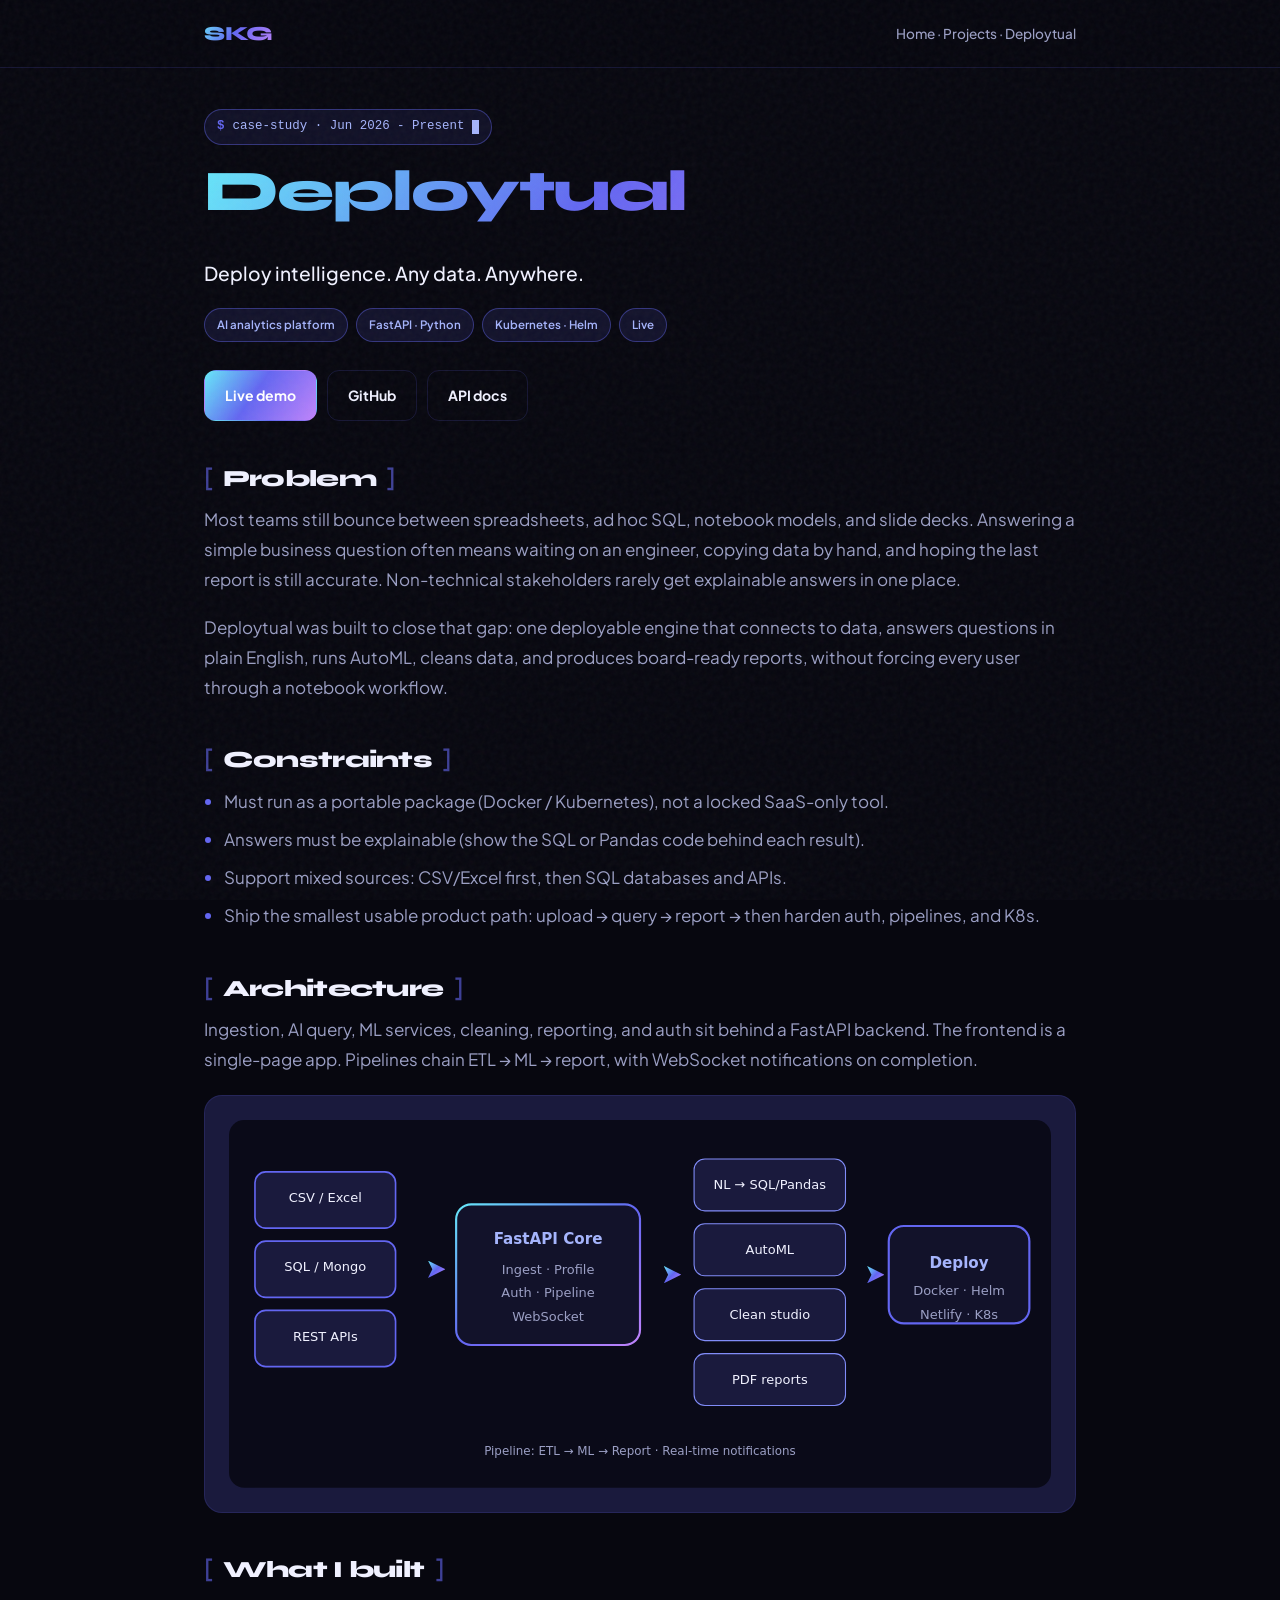
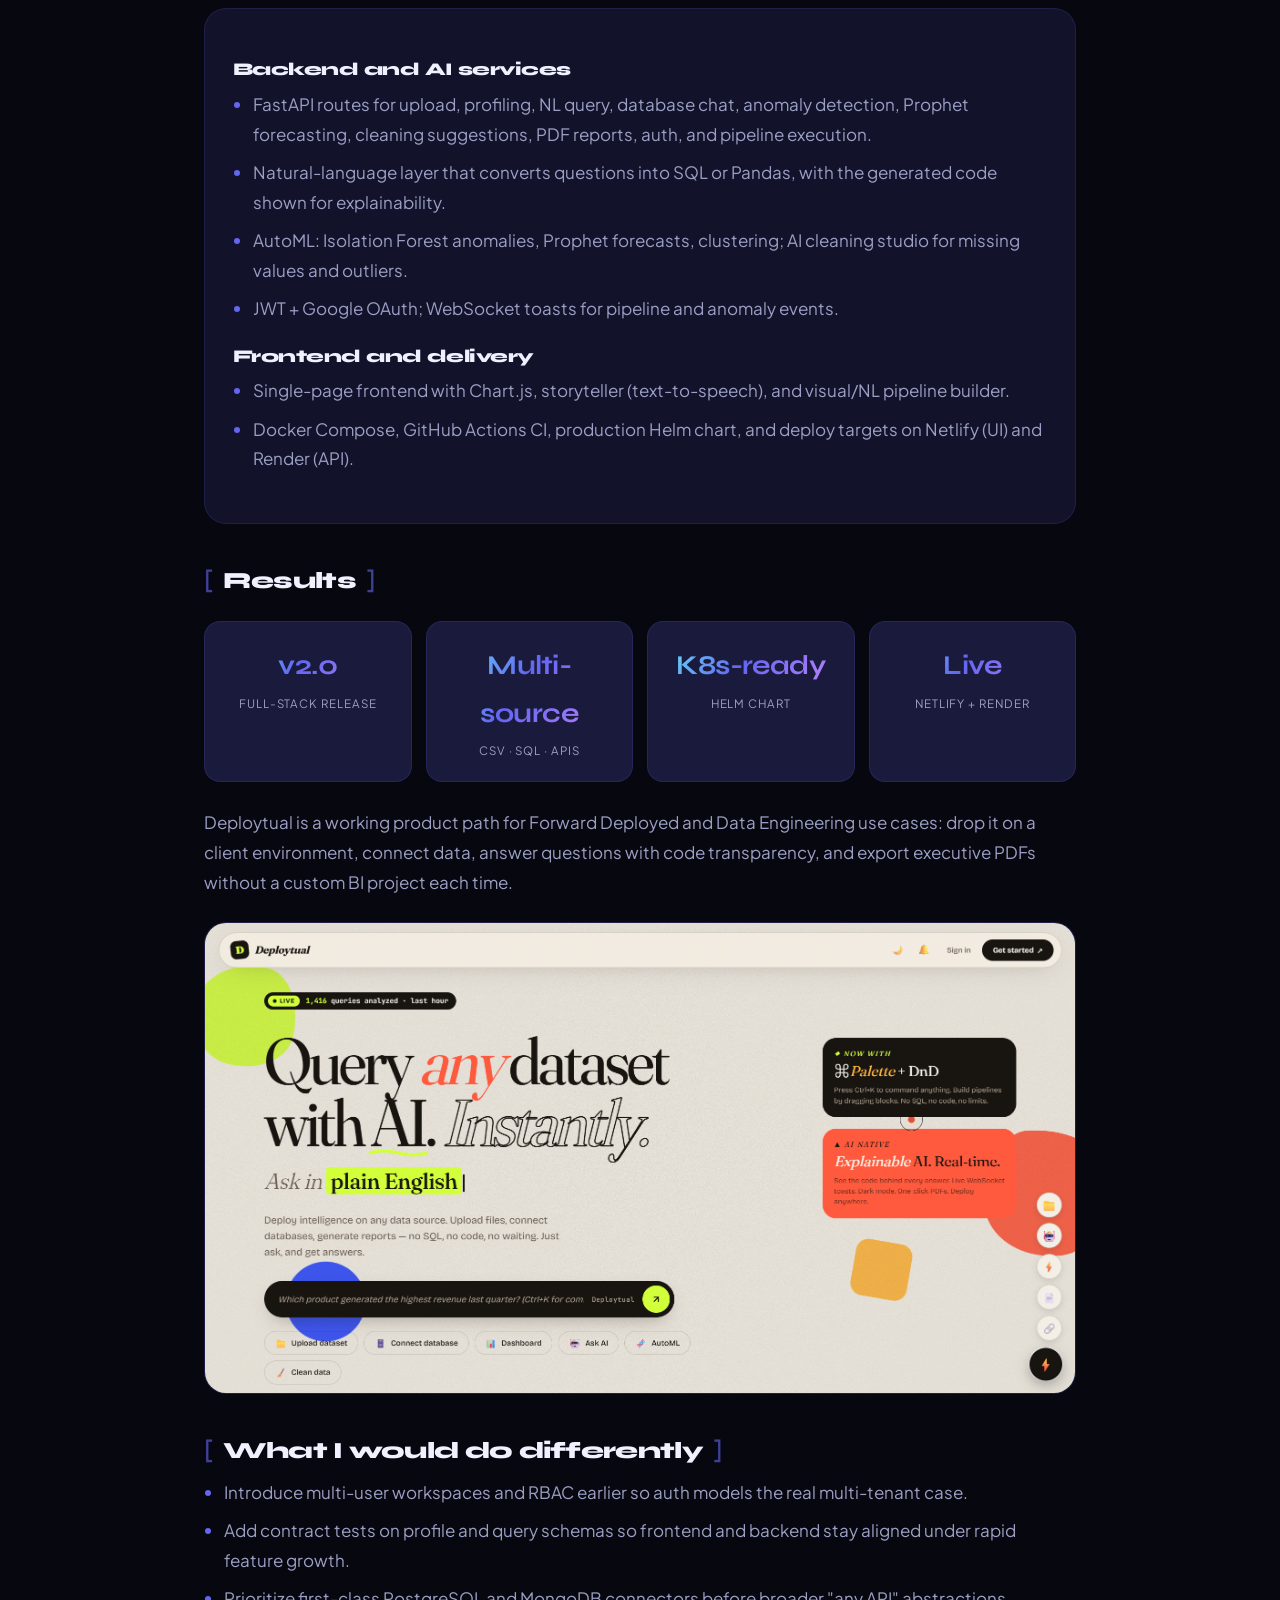
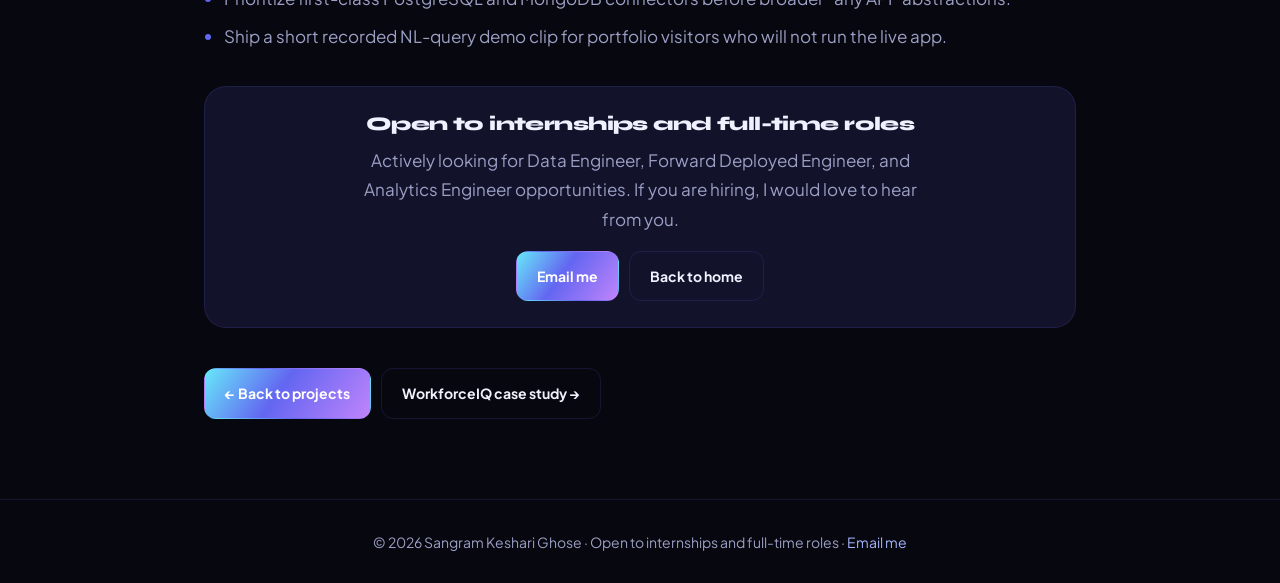
<file: projects/deploytual.html>
<!DOCTYPE html>
<html lang="en" data-theme="dark">
<head>
<meta charset="UTF-8" />
<meta name="viewport" content="width=device-width, initial-scale=1" />
<title>Deploytual — Case Study | Sangram Keshari Ghose</title>
<meta name="description" content="Case study: Deploytual — an AI analytics platform that turns natural-language questions into SQL, AutoML pipelines, and board-ready PDF reports. Architecture, build details, and results." />
<link rel="canonical" href="https://sangramghose.github.io/projects/deploytual.html" />
<meta property="og:title" content="Deploytual — Case Study | Sangram Keshari Ghose" />
<meta property="og:description" content="AI analytics platform with natural-language querying, AutoML, pipelines, and one-click executive reports. Architecture, pipeline, and results." />
<meta property="og:url" content="https://sangramghose.github.io/projects/deploytual.html" />
<meta property="og:image" content="https://sangramghose.github.io/assets/deploytual-preview.png" />
<meta name="author" content="Sangram Keshari Ghose" />
<meta name="robots" content="index, follow, max-image-preview:large, max-snippet:-1" />
<meta property="og:type" content="article" />
<meta property="og:site_name" content="Sangram Keshari Ghose" />
<meta name="twitter:card" content="summary_large_image" />
<meta name="twitter:title" content="Deploytual — Case Study | Sangram Keshari Ghose" />
<meta name="twitter:description" content="AI analytics platform with natural-language querying, AutoML, pipelines, and one-click executive reports. Architecture, pipeline, and results." />
<meta name="twitter:image" content="https://sangramghose.github.io/assets/deploytual-preview.png" />
<meta property="og:image:alt" content="Deploytual analytics platform preview" />
<meta name="theme-color" content="#07070f" />
<link rel="icon" href="../icon.svg" type="image/svg+xml" />
<link rel="icon" href="../favicon.ico" sizes="any" />
<link rel="apple-touch-icon" href="../apple-touch-icon.png" />
<link rel="preconnect" href="https://fonts.googleapis.com" />
<link rel="preconnect" href="https://fonts.gstatic.com" crossorigin />
<link href="https://fonts.googleapis.com/css2?family=Syne:wght@600;700;800&family=Plus+Jakarta+Sans:wght@400;500;600;700&display=swap" rel="stylesheet" />
<script type="application/ld+json">
{
  "@context": "https://schema.org",
  "@type": "SoftwareSourceCode",
  "name": "Deploytual",
  "description": "AI-powered analytics platform with natural-language querying, AutoML, data cleaning, and one-click executive reports.",
  "url": "https://sangramghose.github.io/projects/deploytual.html",
  "codeRepository": "https://github.com/sangramghose/Deploytual",
  "programmingLanguage": ["Python", "JavaScript", "HTML"],
  "author": { "@type": "Person", "name": "Sangram Keshari Ghose", "url": "https://sangramghose.github.io/" },
  "license": "https://opensource.org/licenses/MIT",
  "dateCreated": "2026-06"
}
</script>
<script type="application/ld+json">
{
  "@context": "https://schema.org",
  "@type": "BreadcrumbList",
  "itemListElement": [
    { "@type": "ListItem", "position": 1, "name": "Home", "item": "https://sangramghose.github.io/" },
    { "@type": "ListItem", "position": 2, "name": "Projects", "item": "https://sangramghose.github.io/#projects" },
    { "@type": "ListItem", "position": 3, "name": "Deploytual", "item": "https://sangramghose.github.io/projects/deploytual.html" }
  ]
}
</script>
<style>
:root {
  --bg: #07070f;
  --surface: #12122a;
  --elevated: #1a1a3d;
  --border: rgba(99, 102, 241, 0.16);
  --border-strong: rgba(99, 102, 241, 0.42);
  --fg: #f0f1ff;
  --muted: #9b9fc4;
  --primary: #6366f1;
  --accent: #818cf8;
  --accent2: #a5b4fc;
  --grad: linear-gradient(125deg, #67e8f9 0%, #6366f1 45%, #c084fc 100%);
  --radius: 22px;
  --max: 920px;
  --ease: cubic-bezier(0.16, 1, 0.3, 1);
}
*, *::before, *::after { box-sizing: border-box; }
html { scroll-behavior: smooth; }
body {
  margin: 0;
  background: var(--bg);
  color: var(--fg);
  font-family: "Plus Jakarta Sans", system-ui, sans-serif;
  font-size: 17px;
  line-height: 1.75;
  -webkit-font-smoothing: antialiased;
}
h1, h2, h3 {
  font-family: Syne, system-ui, sans-serif;
  font-weight: 800;
  letter-spacing: -0.03em;
  line-height: 1.15;
  margin: 0 0 0.55em;
}
h1 {
  font-size: clamp(2.4rem, 5.5vw, 3.6rem);
  background: var(--grad);
  -webkit-background-clip: text;
  background-clip: text;
  color: transparent;
}
h2 {
  font-size: 1.45rem;
  margin-top: 2.8rem;
  display: flex;
  align-items: center;
  gap: 0.65rem;
}
h2::before {
  content: "[";
  color: var(--primary);
  font-weight: 700;
  opacity: 0.6;
}
h2::after {
  content: "]";
  color: var(--primary);
  font-weight: 700;
  opacity: 0.6;
}
h3 {
  font-size: 1.12rem;
  margin-top: 1.4rem;
  color: var(--fg);
}
p {
  margin: 0 0 1.1em;
  color: var(--muted);
}
a {
  color: var(--accent2);
  text-decoration: none;
  transition: opacity 0.2s ease, color 0.2s ease;
}
a:hover { text-decoration: underline; }

/* Progress bar */
.progress-bar {
  position: fixed;
  top: 0;
  left: 0;
  height: 3px;
  width: 0%;
  background: var(--grad);
  z-index: 9999;
  transition: width 0.1s linear;
}

/* Grain overlay */
.grain {
  position: fixed;
  inset: 0;
  pointer-events: none;
  z-index: 9998;
  opacity: 0.045;
  background-image: url("data:image/svg+xml,%3Csvg viewBox='0 0 200 200' xmlns='http://www.w3.org/2000/svg'%3E%3Cfilter id='n'%3E%3CfeTurbulence type='fractalNoise' baseFrequency='0.85' numOctaves='4' stitchTiles='stitch'/%3E%3C/filter%3E%3Crect width='100%25' height='100%25' filter='url(%23n)'/%3E%3C/svg%3E");
}

.wrap {
  max-width: var(--max);
  margin: 0 auto;
  padding: 0 24px 80px;
}
.topbar {
  position: sticky;
  top: 0;
  z-index: 100;
  backdrop-filter: blur(12px);
  background: rgba(7, 7, 15, 0.75);
  border-bottom: 1px solid var(--border);
  padding: 16px 0;
  margin-bottom: 40px;
}
.topbar-inner {
  max-width: var(--max);
  margin: 0 auto;
  padding: 0 24px;
  display: flex;
  align-items: center;
  justify-content: space-between;
  gap: 16px;
  flex-wrap: wrap;
}
.brand {
  font-family: Syne;
  font-weight: 800;
  background: var(--grad);
  -webkit-background-clip: text;
  background-clip: text;
  color: transparent;
  font-size: 1.25rem;
  letter-spacing: -0.02em;
}
.brand:hover { text-decoration: none; opacity: 0.9; }
.crumb {
  font-size: 0.85rem;
  color: var(--muted);
  font-weight: 500;
}
.crumb a {
  color: var(--muted);
  position: relative;
}
.crumb a::after {
  content: "";
  position: absolute;
  bottom: -2px;
  left: 0;
  width: 0;
  height: 1.5px;
  background: var(--grad);
  transition: width 0.25s var(--ease);
}
.crumb a:hover::after { width: 100%; }
.crumb a:hover { text-decoration: none; color: var(--fg); }

/* Terminal chip */
.term-chip {
  display: inline-flex;
  align-items: center;
  gap: 8px;
  font-family: ui-monospace, SFMono-Regular, Menlo, Monaco, Consolas, monospace;
  font-size: 0.78rem;
  color: var(--accent2);
  background: rgba(99, 102, 241, 0.1);
  border: 1px solid var(--border-strong);
  border-radius: 999px;
  padding: 6px 12px;
  margin-bottom: 14px;
}
.term-chip::before {
  content: "$";
  color: var(--primary);
  font-weight: 700;
}
.term-chip::after {
  content: "";
  display: inline-block;
  width: 7px;
  height: 14px;
  background: var(--accent2);
  animation: blink 1.1s step-end infinite;
}
@keyframes blink { 50% { opacity: 0; } }

.hero-tagline {
  font-size: 1.2rem;
  color: var(--fg);
  font-weight: 500;
  margin-bottom: 8px;
}
.hero-meta {
  display: flex;
  flex-wrap: wrap;
  gap: 8px;
  margin: 18px 0 28px;
}
.pill {
  display: inline-block;
  padding: 6px 12px;
  border-radius: 999px;
  font-size: 0.72rem;
  font-weight: 600;
  border: 1px solid var(--border-strong);
  background: rgba(99, 102, 241, 0.12);
  color: var(--accent2);
  transition: transform 0.2s var(--ease), border-color 0.2s var(--ease), background 0.2s var(--ease);
}
.pill:hover {
  transform: translateY(-2px);
  border-color: var(--accent);
  background: rgba(99, 102, 241, 0.2);
}
.card {
  background: var(--surface);
  border: 1px solid var(--border);
  border-radius: var(--radius);
  padding: 28px;
  margin: 24px 0;
  transition: transform 0.3s var(--ease), box-shadow 0.3s var(--ease), border-color 0.3s var(--ease);
}
.card:hover {
  transform: translateY(-4px);
  box-shadow: 0 24px 60px rgba(99, 102, 241, 0.12);
  border-color: var(--border-strong);
}
.arch {
  background: var(--elevated);
  border: 1px solid var(--border);
  border-radius: 18px;
  padding: 24px;
  overflow-x: auto;
  margin: 20px 0;
  transition: border-color 0.3s var(--ease), box-shadow 0.3s var(--ease);
}
.arch:hover {
  border-color: var(--border-strong);
  box-shadow: 0 18px 50px rgba(99, 102, 241, 0.1);
}
.arch svg { display: block; margin: 0 auto; max-width: 100%; height: auto; }
.btn {
  display: inline-flex;
  align-items: center;
  gap: 8px;
  padding: 12px 20px;
  border-radius: 12px;
  font-weight: 700;
  font-size: 0.875rem;
  border: 1px solid transparent;
  color: #fff;
  background: var(--grad);
  text-decoration: none;
  transition: transform 0.2s var(--ease), box-shadow 0.2s var(--ease), opacity 0.2s ease;
}
.btn:hover {
  text-decoration: none;
  transform: translateY(-2px);
  box-shadow: 0 12px 28px rgba(99, 102, 241, 0.35);
  opacity: 0.98;
}
.btn-ghost {
  background: transparent;
  border-color: var(--border);
  color: var(--fg);
  box-shadow: none;
}
.btn-ghost:hover {
  border-color: var(--border-strong);
  background: rgba(99, 102, 241, 0.08);
  box-shadow: none;
}
.actions { display: flex; flex-wrap: wrap; gap: 10px; margin-top: 20px; }
ul { margin: 0 0 1.2em; padding-left: 1.2em; color: var(--muted); }
li { margin-bottom: 0.5em; }
li::marker { color: var(--primary); }

.metric-row {
  display: grid;
  grid-template-columns: repeat(auto-fit, minmax(150px, 1fr));
  gap: 14px;
  margin: 26px 0;
}
.metric {
  background: var(--elevated);
  border: 1px solid var(--border);
  border-radius: 16px;
  padding: 20px 16px;
  text-align: center;
  transition: transform 0.25s var(--ease), border-color 0.25s var(--ease), box-shadow 0.25s var(--ease);
}
.metric:hover {
  transform: translateY(-4px);
  border-color: var(--border-strong);
  box-shadow: 0 16px 40px rgba(99, 102, 241, 0.12);
}
.metric strong {
  display: block;
  font-family: Syne;
  font-size: 1.7rem;
  letter-spacing: -0.02em;
  background: var(--grad);
  -webkit-background-clip: text;
  background-clip: text;
  color: transparent;
}
.metric span {
  display: block;
  margin-top: 4px;
  font-size: 0.72rem;
  text-transform: uppercase;
  letter-spacing: 0.08em;
  color: var(--muted);
}

.preview-card {
  padding: 0;
  overflow: hidden;
  border-radius: var(--radius);
}
.preview-card img {
  width: 100%;
  height: auto;
  display: block;
  transition: transform 0.5s var(--ease);
}
.preview-card:hover img { transform: scale(1.03); }

.hiring {
  background: var(--surface);
  border: 1px solid var(--border);
  border-radius: var(--radius);
  padding: 26px;
  margin: 34px 0 10px;
  text-align: center;
}
.hiring h3 {
  margin-top: 0;
  font-size: 1.2rem;
}
.hiring p {
  margin: 0 auto 16px;
  max-width: 560px;
}

/* Back to top */
.back-to-top {
  position: fixed;
  right: 22px;
  bottom: 22px;
  width: 44px;
  height: 44px;
  border-radius: 50%;
  border: 1px solid var(--border-strong);
  background: var(--surface);
  color: var(--fg);
  display: flex;
  align-items: center;
  justify-content: center;
  cursor: pointer;
  opacity: 0;
  visibility: hidden;
  transform: translateY(12px);
  transition: all 0.3s var(--ease);
  z-index: 200;
}
.back-to-top.visible {
  opacity: 1;
  visibility: visible;
  transform: translateY(0);
}
.back-to-top:hover {
  background: var(--elevated);
  border-color: var(--accent);
  transform: translateY(-2px);
}

footer {
  border-top: 1px solid var(--border);
  padding: 30px 0;
  text-align: center;
  color: var(--muted);
  font-size: 0.875rem;
}
footer a { color: var(--accent2); }
footer a:hover { color: var(--fg); }

/* Reveal animation */
.reveal {
  opacity: 0;
  transform: translateY(18px);
  transition: opacity 0.5s var(--ease), transform 0.5s var(--ease);
}
.reveal.in { opacity: 1; transform: translateY(0); }

@media (prefers-reduced-motion: reduce) {
  html { scroll-behavior: auto; }
  .term-chip::after { animation: none; }
  .reveal { opacity: 1; transform: none; }
  .card:hover, .metric:hover, .btn:hover, .pill:hover { transform: none; }
}

@media (max-width: 640px) {
  h1 { font-size: 2.1rem; }
  h2 { font-size: 1.25rem; }
  .card, .arch, .hiring { padding: 20px; }
  .metric-row { grid-template-columns: repeat(2, 1fr); }
}
</style>
</head>
<body>
  <div class="progress-bar" id="progressBar" aria-hidden="true"></div>
  <div class="grain" aria-hidden="true"></div>

  <div class="topbar">
    <div class="topbar-inner">
      <a class="brand" href="../">SKG</a>
      <nav class="crumb" aria-label="Breadcrumb">
        <a href="../">Home</a> · <a href="../#projects">Projects</a> · <span>Deploytual</span>
      </nav>
    </div>
  </div>

  <article class="wrap">
    <div class="term-chip">case-study · Jun 2026 - Present</div>
    <h1>Deploytual</h1>
    <p class="hero-tagline">Deploy intelligence. Any data. Anywhere.</p>
    <div class="hero-meta">
      <span class="pill">AI analytics platform</span>
      <span class="pill">FastAPI · Python</span>
      <span class="pill">Kubernetes · Helm</span>
      <span class="pill">Live</span>
    </div>
    <div class="actions">
      <a class="btn" href="https://deploytual.netlify.app/" target="_blank" rel="noopener">Live demo</a>
      <a class="btn btn-ghost" href="https://github.com/sangramghose/Deploytual" target="_blank" rel="noopener">GitHub</a>
      <a class="btn btn-ghost" href="https://deploytual.onrender.com/docs" target="_blank" rel="noopener">API docs</a>
    </div>

    <section class="reveal">
      <h2>Problem</h2>
      <p>Most teams still bounce between spreadsheets, ad hoc SQL, notebook models, and slide decks. Answering a simple business question often means waiting on an engineer, copying data by hand, and hoping the last report is still accurate. Non-technical stakeholders rarely get explainable answers in one place.</p>
      <p>Deploytual was built to close that gap: one deployable engine that connects to data, answers questions in plain English, runs AutoML, cleans data, and produces board-ready reports, without forcing every user through a notebook workflow.</p>
    </section>

    <section class="reveal">
      <h2>Constraints</h2>
      <ul>
        <li>Must run as a portable package (Docker / Kubernetes), not a locked SaaS-only tool.</li>
        <li>Answers must be explainable (show the SQL or Pandas code behind each result).</li>
        <li>Support mixed sources: CSV/Excel first, then SQL databases and APIs.</li>
        <li>Ship the smallest usable product path: upload → query → report → then harden auth, pipelines, and K8s.</li>
      </ul>
    </section>

    <section class="reveal">
      <h2>Architecture</h2>
      <p>Ingestion, AI query, ML services, cleaning, reporting, and auth sit behind a FastAPI backend. The frontend is a single-page app. Pipelines chain ETL → ML → report, with WebSocket notifications on completion.</p>
      <div class="arch" role="img" aria-label="Deploytual architecture diagram">
        <svg viewBox="0 0 760 340" xmlns="http://www.w3.org/2000/svg" font-family="system-ui, sans-serif" font-size="12">
          <defs>
            <linearGradient id="g" x1="0" y1="0" x2="1" y2="1"><stop offset="0%" stop-color="#67e8f9"/><stop offset="50%" stop-color="#6366f1"/><stop offset="100%" stop-color="#c084fc"/></linearGradient>
            <marker id="m" markerWidth="8" markerHeight="8" refX="7" refY="4" orient="auto"><path d="M0,0 L8,4 L0,8 L2,4 Z" fill="url(#g)"/></marker>
          </defs>
          <rect width="760" height="340" fill="#0a0a18" rx="14"/>
          <!-- Sources -->
          <rect x="24" y="48" width="130" height="52" rx="10" fill="#1a1a3d" stroke="#6366f1" stroke-width="1.5"/>
          <text x="89" y="76" text-anchor="middle" fill="#f0f1ff">CSV / Excel</text>
          <rect x="24" y="112" width="130" height="52" rx="10" fill="#1a1a3d" stroke="#6366f1" stroke-width="1.5"/>
          <text x="89" y="140" text-anchor="middle" fill="#f0f1ff">SQL / Mongo</text>
          <rect x="24" y="176" width="130" height="52" rx="10" fill="#1a1a3d" stroke="#6366f1" stroke-width="1.5"/>
          <text x="89" y="204" text-anchor="middle" fill="#f0f1ff">REST APIs</text>
          <!-- Arrow -->
          <path d="M160 138 H198" stroke="url(#g)" stroke-width="2" marker-end="url(#m)"/>
          <!-- Core -->
          <rect x="210" y="78" width="170" height="130" rx="14" fill="#12122a" stroke="url(#g)" stroke-width="2"/>
          <text x="295" y="115" text-anchor="middle" fill="#a5b4fc" font-weight="700" font-size="14">FastAPI Core</text>
          <text x="295" y="142" text-anchor="middle" fill="#9b9fc4">Ingest · Profile</text>
          <text x="295" y="164" text-anchor="middle" fill="#9b9fc4">Auth · Pipeline</text>
          <text x="295" y="186" text-anchor="middle" fill="#9b9fc4">WebSocket</text>
          <!-- ML services -->
          <path d="M380 143 H416" stroke="url(#g)" stroke-width="2" marker-end="url(#m)"/>
          <rect x="430" y="36" width="140" height="48" rx="10" fill="#1a1a3d" stroke="#818cf8"/>
          <text x="500" y="64" text-anchor="middle" fill="#f0f1ff">NL → SQL/Pandas</text>
          <rect x="430" y="96" width="140" height="48" rx="10" fill="#1a1a3d" stroke="#818cf8"/>
          <text x="500" y="124" text-anchor="middle" fill="#f0f1ff">AutoML</text>
          <rect x="430" y="156" width="140" height="48" rx="10" fill="#1a1a3d" stroke="#818cf8"/>
          <text x="500" y="184" text-anchor="middle" fill="#f0f1ff">Clean studio</text>
          <rect x="430" y="216" width="140" height="48" rx="10" fill="#1a1a3d" stroke="#818cf8"/>
          <text x="500" y="244" text-anchor="middle" fill="#f0f1ff">PDF reports</text>
          <!-- Deploy -->
          <path d="M570 143 H604" stroke="url(#g)" stroke-width="2" marker-end="url(#m)"/>
          <rect x="610" y="98" width="130" height="90" rx="14" fill="#12122a" stroke="#6366f1" stroke-width="2"/>
          <text x="675" y="137" text-anchor="middle" fill="#a5b4fc" font-weight="700" font-size="14">Deploy</text>
          <text x="675" y="162" text-anchor="middle" fill="#9b9fc4">Docker · Helm</text>
          <text x="675" y="184" text-anchor="middle" fill="#9b9fc4">Netlify · K8s</text>
          <text x="380" y="310" text-anchor="middle" fill="#9b9fc4" font-size="11">Pipeline: ETL → ML → Report · Real-time notifications</text>
        </svg>
      </div>
    </section>

    <section class="reveal">
      <h2>What I built</h2>
      <div class="card">
        <h3>Backend and AI services</h3>
        <ul>
          <li>FastAPI routes for upload, profiling, NL query, database chat, anomaly detection, Prophet forecasting, cleaning suggestions, PDF reports, auth, and pipeline execution.</li>
          <li>Natural-language layer that converts questions into SQL or Pandas, with the generated code shown for explainability.</li>
          <li>AutoML: Isolation Forest anomalies, Prophet forecasts, clustering; AI cleaning studio for missing values and outliers.</li>
          <li>JWT + Google OAuth; WebSocket toasts for pipeline and anomaly events.</li>
        </ul>
        <h3>Frontend and delivery</h3>
        <ul>
          <li>Single-page frontend with Chart.js, storyteller (text-to-speech), and visual/NL pipeline builder.</li>
          <li>Docker Compose, GitHub Actions CI, production Helm chart, and deploy targets on Netlify (UI) and Render (API).</li>
        </ul>
      </div>
    </section>

    <section class="reveal">
      <h2>Results</h2>
      <div class="metric-row">
        <div class="metric"><strong>v2.0</strong><span>Full-stack release</span></div>
        <div class="metric"><strong>Multi-source</strong><span>CSV · SQL · APIs</span></div>
        <div class="metric"><strong>K8s-ready</strong><span>Helm chart</span></div>
        <div class="metric"><strong>Live</strong><span>Netlify + Render</span></div>
      </div>
      <p>Deploytual is a working product path for Forward Deployed and Data Engineering use cases: drop it on a client environment, connect data, answer questions with code transparency, and export executive PDFs without a custom BI project each time.</p>
      <div class="card preview-card">
        <img src="../assets/deploytual-preview.png" alt="Deploytual product UI" width="1280" height="720" loading="lazy" onerror="this.parentElement.style.display='none'">
      </div>
    </section>

    <section class="reveal">
      <h2>What I would do differently</h2>
      <ul>
        <li>Introduce multi-user workspaces and RBAC earlier so auth models the real multi-tenant case.</li>
        <li>Add contract tests on profile and query schemas so frontend and backend stay aligned under rapid feature growth.</li>
        <li>Prioritize first-class PostgreSQL and MongoDB connectors before broader "any API" abstractions.</li>
        <li>Ship a short recorded NL-query demo clip for portfolio visitors who will not run the live app.</li>
      </ul>
    </section>

    <section class="reveal hiring">
      <h3>Open to internships and full-time roles</h3>
      <p>Actively looking for Data Engineer, Forward Deployed Engineer, and Analytics Engineer opportunities. If you are hiring, I would love to hear from you.</p>
      <div class="actions" style="justify-content: center; margin-top: 10px;">
        <a class="btn" href="mailto:sangramkesharighose@gmail.com?subject=Internship%20or%20full-time%20opportunity">Email me</a>
        <a class="btn btn-ghost" href="../">Back to home</a>
      </div>
    </section>

    <div class="actions reveal" style="margin-top: 40px;">
      <a class="btn" href="../#projects">← Back to projects</a>
      <a class="btn btn-ghost" href="workforceiq.html">WorkforceIQ case study →</a>
    </div>
  </article>

  <footer>
    <div>© 2026 Sangram Keshari Ghose · Open to internships and full-time roles · <a href="mailto:sangramkesharighose@gmail.com?subject=Internship%20or%20full-time%20opportunity">Email me</a></div>
  </footer>

  <button class="back-to-top" id="backToTop" aria-label="Back to top">
    <svg width="20" height="20" viewBox="0 0 24 24" fill="none" stroke="currentColor" stroke-width="2" stroke-linecap="round" stroke-linejoin="round">
      <path d="M12 19V5M5 12l7-7 7 7"/>
    </svg>
  </button>

  <script>
    (function () {
      "use strict";

      /* Scroll progress */
      var bar = document.getElementById("progressBar");
      function updateProgress() {
        var scrollTop = window.scrollY || document.documentElement.scrollTop;
        var docHeight = document.documentElement.scrollHeight - window.innerHeight;
        var pct = docHeight > 0 ? (scrollTop / docHeight) * 100 : 0;
        bar.style.width = pct + "%";
      }
      window.addEventListener("scroll", updateProgress, { passive: true });
      updateProgress();

      /* Back to top */
      var btn = document.getElementById("backToTop");
      function toggleTop() {
        if (window.scrollY > 350) {
          btn.classList.add("visible");
        } else {
          btn.classList.remove("visible");
        }
      }
      window.addEventListener("scroll", toggleTop, { passive: true });
      btn.addEventListener("click", function () {
        window.scrollTo({ top: 0, behavior: "smooth" });
      });

      /* Reveal on scroll */
      var reveals = [].slice.call(document.querySelectorAll(".reveal"));
      if ("IntersectionObserver" in window) {
        var io = new IntersectionObserver(function (entries) {
          entries.forEach(function (entry) {
            if (entry.isIntersecting) {
              entry.target.classList.add("in");
              io.unobserve(entry.target);
            }
          });
        }, { threshold: 0.12, rootMargin: "0px 0px -40px 0px" });
        reveals.forEach(function (el) { io.observe(el); });
      } else {
        reveals.forEach(function (el) { el.classList.add("in"); });
      }
    })();
  </script>
</body>
</html>
</file>
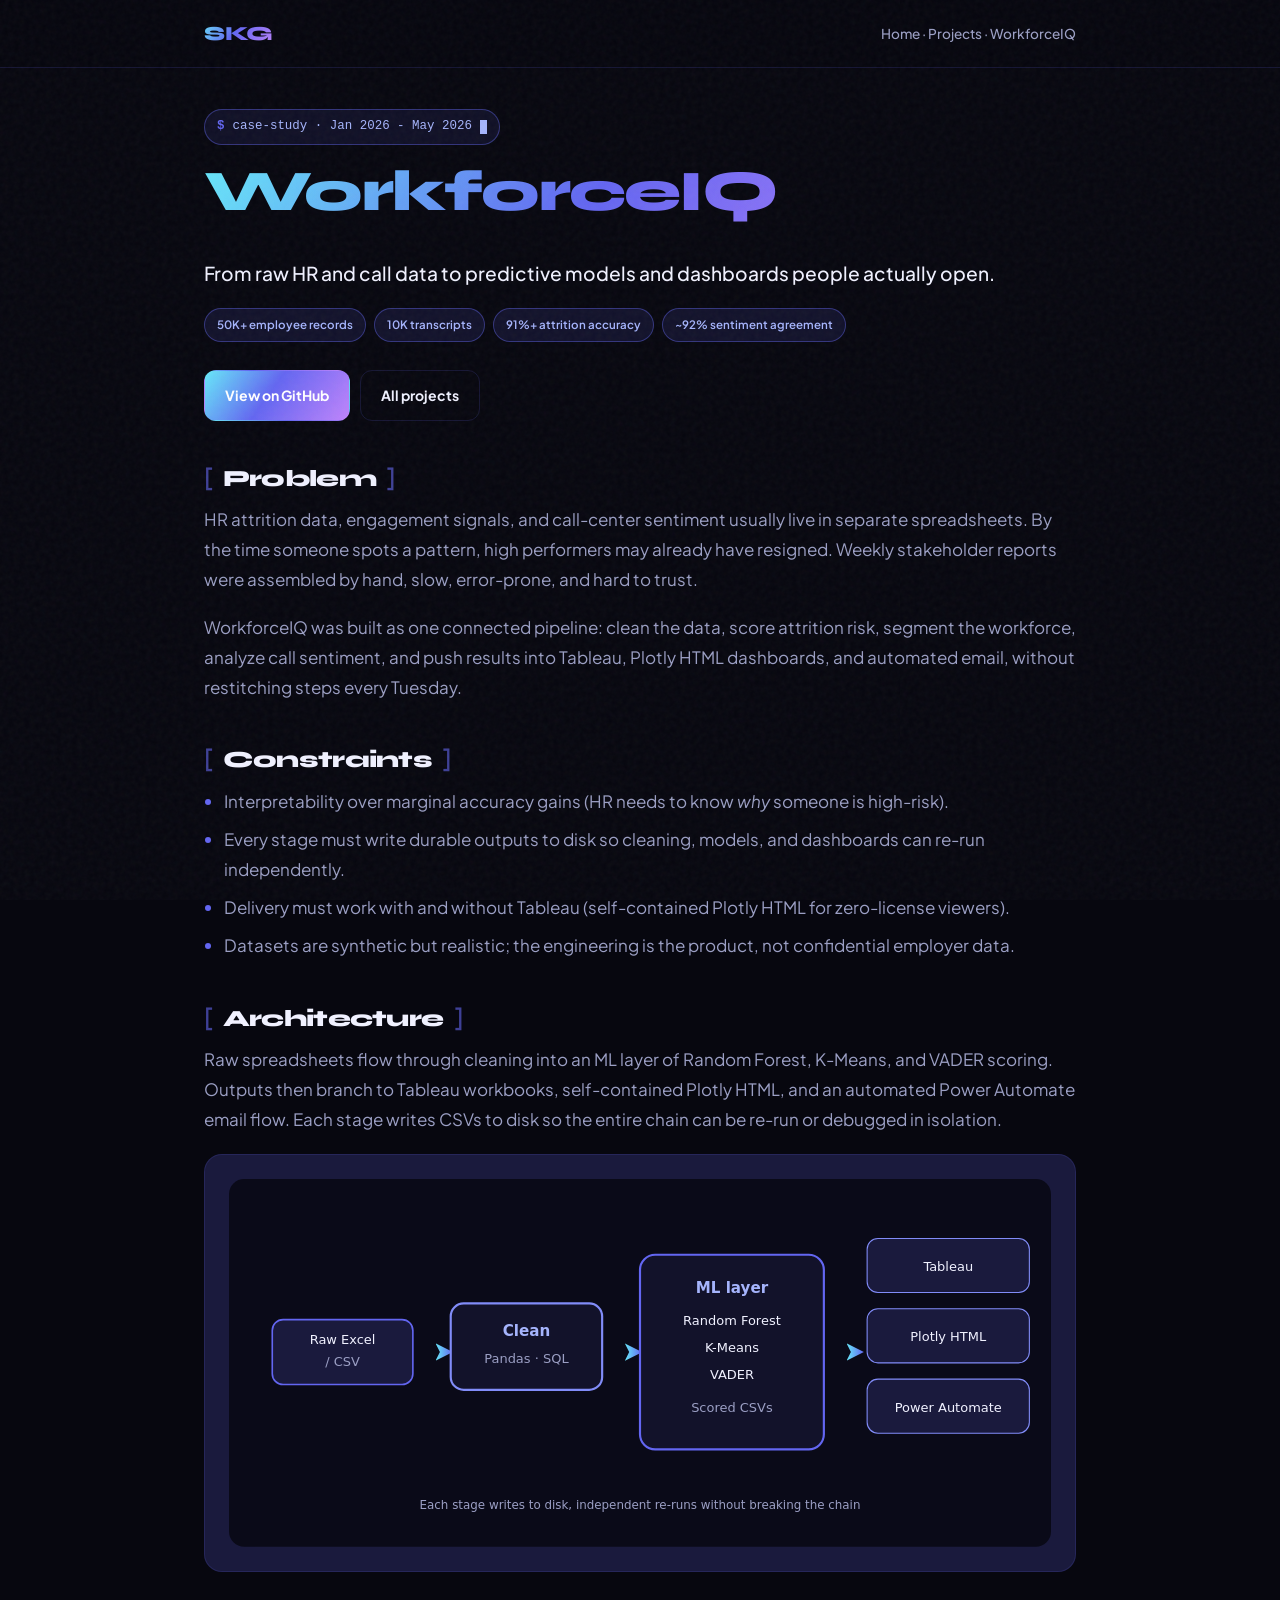
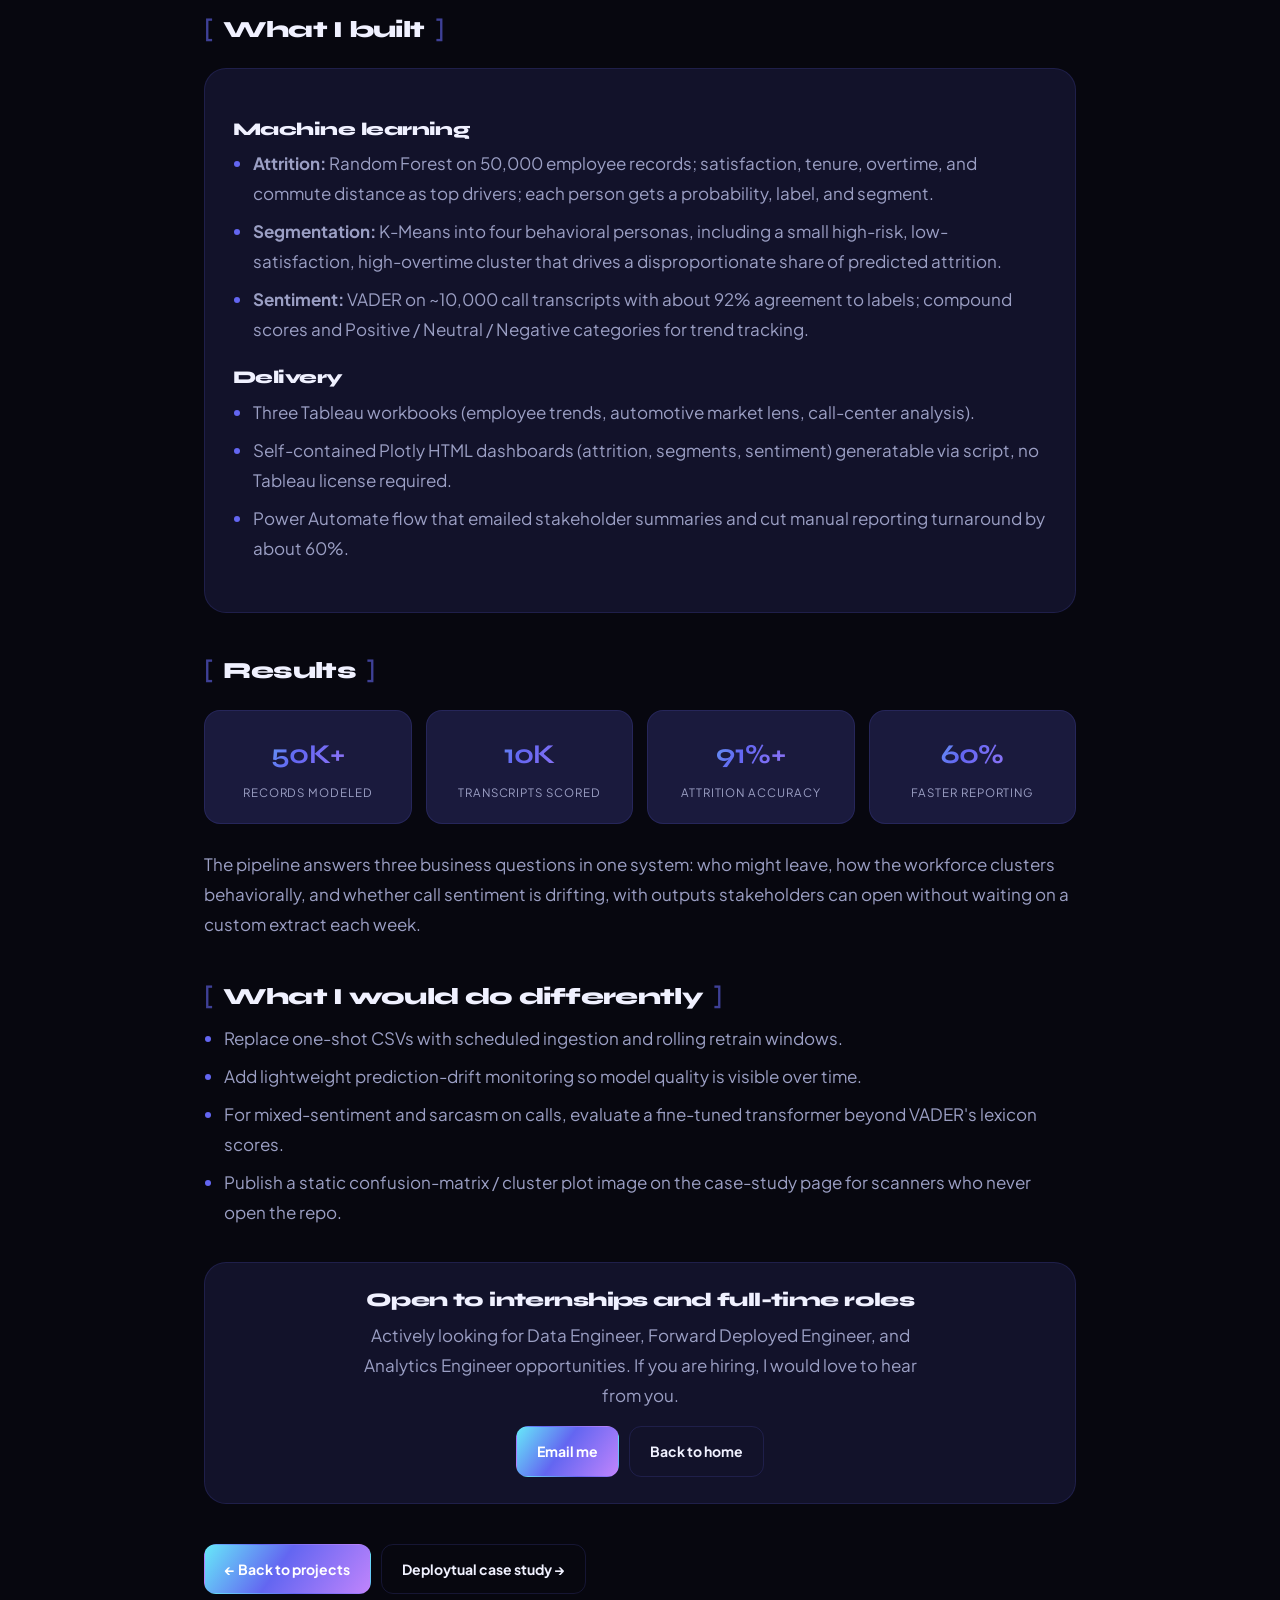
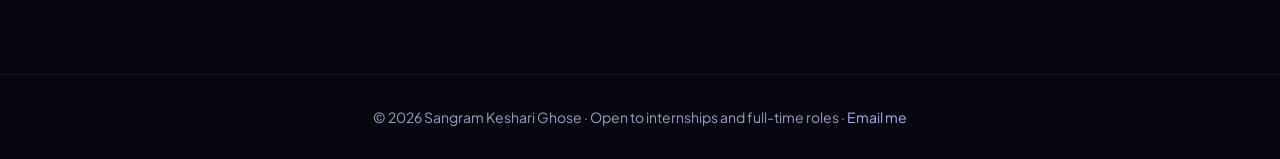
<file: projects/workforceiq.html>
<!DOCTYPE html>
<html lang="en" data-theme="dark">
<head>
<meta charset="UTF-8" />
<meta name="viewport" content="width=device-width, initial-scale=1" />
<title>WorkforceIQ — Case Study | Sangram Keshari Ghose</title>
<meta name="description" content="Case study: WorkforceIQ — a workforce analytics pipeline with attrition prediction, employee segmentation, sentiment analysis, and automated stakeholder reporting." />
<link rel="canonical" href="https://sangramghose.github.io/projects/workforceiq.html" />
<meta property="og:title" content="WorkforceIQ — Case Study | Sangram Keshari Ghose" />
<meta property="og:description" content="50K+ employee records, 10K call transcripts, 91%+ attrition accuracy, and automated stakeholder reporting." />
<meta property="og:url" content="https://sangramghose.github.io/projects/workforceiq.html" />
<meta property="og:image" content="https://sangramghose.github.io/og-cover.png" />
<meta name="author" content="Sangram Keshari Ghose" />
<meta name="robots" content="index, follow, max-image-preview:large, max-snippet:-1" />
<meta property="og:type" content="article" />
<meta property="og:site_name" content="Sangram Keshari Ghose" />
<meta name="twitter:card" content="summary_large_image" />
<meta name="twitter:title" content="WorkforceIQ — Case Study | Sangram Keshari Ghose" />
<meta name="twitter:description" content="50K+ employee records, 10K call transcripts, 91%+ attrition accuracy, and automated stakeholder reporting." />
<meta name="twitter:image" content="https://sangramghose.github.io/og-cover.png" />
<meta property="og:image:alt" content="WorkforceIQ workforce analytics case study" />
<meta name="theme-color" content="#07070f" />
<link rel="icon" href="../icon.svg" type="image/svg+xml" />
<link rel="icon" href="../favicon.ico" sizes="any" />
<link rel="apple-touch-icon" href="../apple-touch-icon.png" />
<link rel="preconnect" href="https://fonts.googleapis.com" />
<link rel="preconnect" href="https://fonts.gstatic.com" crossorigin />
<link href="https://fonts.googleapis.com/css2?family=Syne:wght@600;700;800&family=Plus+Jakarta+Sans:wght@400;500;600;700&display=swap" rel="stylesheet" />
<script type="application/ld+json">
{
  "@context": "https://schema.org",
  "@type": "SoftwareSourceCode",
  "name": "WorkforceIQ",
  "description": "Workforce analytics pipeline with ML attrition prediction, clustering, sentiment analysis, and Tableau/Plotly delivery.",
  "url": "https://sangramghose.github.io/projects/workforceiq.html",
  "codeRepository": "https://github.com/sangramghose/Workforce-and-Industry-Trend-Analyzer",
  "programmingLanguage": ["Python"],
  "author": { "@type": "Person", "name": "Sangram Keshari Ghose", "url": "https://sangramghose.github.io/" },
  "dateCreated": "2026-01"
}
</script>
<script type="application/ld+json">
{
  "@context": "https://schema.org",
  "@type": "BreadcrumbList",
  "itemListElement": [
    { "@type": "ListItem", "position": 1, "name": "Home", "item": "https://sangramghose.github.io/" },
    { "@type": "ListItem", "position": 2, "name": "Projects", "item": "https://sangramghose.github.io/#projects" },
    { "@type": "ListItem", "position": 3, "name": "WorkforceIQ", "item": "https://sangramghose.github.io/projects/workforceiq.html" }
  ]
}
</script>
<style>
:root {
  --bg: #07070f;
  --surface: #12122a;
  --elevated: #1a1a3d;
  --border: rgba(99, 102, 241, 0.16);
  --border-strong: rgba(99, 102, 241, 0.42);
  --fg: #f0f1ff;
  --muted: #9b9fc4;
  --primary: #6366f1;
  --accent: #818cf8;
  --accent2: #a5b4fc;
  --grad: linear-gradient(125deg, #67e8f9 0%, #6366f1 45%, #c084fc 100%);
  --radius: 22px;
  --max: 920px;
  --ease: cubic-bezier(0.16, 1, 0.3, 1);
}
*, *::before, *::after { box-sizing: border-box; }
html { scroll-behavior: smooth; }
body {
  margin: 0;
  background: var(--bg);
  color: var(--fg);
  font-family: "Plus Jakarta Sans", system-ui, sans-serif;
  font-size: 17px;
  line-height: 1.75;
  -webkit-font-smoothing: antialiased;
}
h1, h2, h3 {
  font-family: Syne, system-ui, sans-serif;
  font-weight: 800;
  letter-spacing: -0.03em;
  line-height: 1.15;
  margin: 0 0 0.55em;
}
h1 {
  font-size: clamp(2.4rem, 5.5vw, 3.6rem);
  background: var(--grad);
  -webkit-background-clip: text;
  background-clip: text;
  color: transparent;
}
h2 {
  font-size: 1.45rem;
  margin-top: 2.8rem;
  display: flex;
  align-items: center;
  gap: 0.65rem;
}
h2::before {
  content: "[";
  color: var(--primary);
  font-weight: 700;
  opacity: 0.6;
}
h2::after {
  content: "]";
  color: var(--primary);
  font-weight: 700;
  opacity: 0.6;
}
h3 {
  font-size: 1.12rem;
  margin-top: 1.4rem;
  color: var(--fg);
}
p {
  margin: 0 0 1.1em;
  color: var(--muted);
}
a {
  color: var(--accent2);
  text-decoration: none;
  transition: opacity 0.2s ease, color 0.2s ease;
}
a:hover { text-decoration: underline; }

/* Progress bar */
.progress-bar {
  position: fixed;
  top: 0;
  left: 0;
  height: 3px;
  width: 0%;
  background: var(--grad);
  z-index: 9999;
  transition: width 0.1s linear;
}

/* Grain overlay */
.grain {
  position: fixed;
  inset: 0;
  pointer-events: none;
  z-index: 9998;
  opacity: 0.045;
  background-image: url("data:image/svg+xml,%3Csvg viewBox='0 0 200 200' xmlns='http://www.w3.org/2000/svg'%3E%3Cfilter id='n'%3E%3CfeTurbulence type='fractalNoise' baseFrequency='0.85' numOctaves='4' stitchTiles='stitch'/%3E%3C/filter%3E%3Crect width='100%25' height='100%25' filter='url(%23n)'/%3E%3C/svg%3E");
}

.wrap {
  max-width: var(--max);
  margin: 0 auto;
  padding: 0 24px 80px;
}
.topbar {
  position: sticky;
  top: 0;
  z-index: 100;
  backdrop-filter: blur(12px);
  background: rgba(7, 7, 15, 0.75);
  border-bottom: 1px solid var(--border);
  padding: 16px 0;
  margin-bottom: 40px;
}
.topbar-inner {
  max-width: var(--max);
  margin: 0 auto;
  padding: 0 24px;
  display: flex;
  align-items: center;
  justify-content: space-between;
  gap: 16px;
  flex-wrap: wrap;
}
.brand {
  font-family: Syne;
  font-weight: 800;
  background: var(--grad);
  -webkit-background-clip: text;
  background-clip: text;
  color: transparent;
  font-size: 1.25rem;
  letter-spacing: -0.02em;
}
.brand:hover { text-decoration: none; opacity: 0.9; }
.crumb {
  font-size: 0.85rem;
  color: var(--muted);
  font-weight: 500;
}
.crumb a {
  color: var(--muted);
  position: relative;
}
.crumb a::after {
  content: "";
  position: absolute;
  bottom: -2px;
  left: 0;
  width: 0;
  height: 1.5px;
  background: var(--grad);
  transition: width 0.25s var(--ease);
}
.crumb a:hover::after { width: 100%; }
.crumb a:hover { text-decoration: none; color: var(--fg); }

/* Terminal chip */
.term-chip {
  display: inline-flex;
  align-items: center;
  gap: 8px;
  font-family: ui-monospace, SFMono-Regular, Menlo, Monaco, Consolas, monospace;
  font-size: 0.78rem;
  color: var(--accent2);
  background: rgba(99, 102, 241, 0.1);
  border: 1px solid var(--border-strong);
  border-radius: 999px;
  padding: 6px 12px;
  margin-bottom: 14px;
}
.term-chip::before {
  content: "$";
  color: var(--primary);
  font-weight: 700;
}
.term-chip::after {
  content: "";
  display: inline-block;
  width: 7px;
  height: 14px;
  background: var(--accent2);
  animation: blink 1.1s step-end infinite;
}
@keyframes blink { 50% { opacity: 0; } }

.hero-tagline {
  font-size: 1.2rem;
  color: var(--fg);
  font-weight: 500;
  margin-bottom: 8px;
}
.hero-meta {
  display: flex;
  flex-wrap: wrap;
  gap: 8px;
  margin: 18px 0 28px;
}
.pill {
  display: inline-block;
  padding: 6px 12px;
  border-radius: 999px;
  font-size: 0.72rem;
  font-weight: 600;
  border: 1px solid var(--border-strong);
  background: rgba(99, 102, 241, 0.12);
  color: var(--accent2);
  transition: transform 0.2s var(--ease), border-color 0.2s var(--ease), background 0.2s var(--ease);
}
.pill:hover {
  transform: translateY(-2px);
  border-color: var(--accent);
  background: rgba(99, 102, 241, 0.2);
}
.card {
  background: var(--surface);
  border: 1px solid var(--border);
  border-radius: var(--radius);
  padding: 28px;
  margin: 24px 0;
  transition: transform 0.3s var(--ease), box-shadow 0.3s var(--ease), border-color 0.3s var(--ease);
}
.card:hover {
  transform: translateY(-4px);
  box-shadow: 0 24px 60px rgba(99, 102, 241, 0.12);
  border-color: var(--border-strong);
}
.arch {
  background: var(--elevated);
  border: 1px solid var(--border);
  border-radius: 18px;
  padding: 24px;
  overflow-x: auto;
  margin: 20px 0;
  transition: border-color 0.3s var(--ease), box-shadow 0.3s var(--ease);
}
.arch:hover {
  border-color: var(--border-strong);
  box-shadow: 0 18px 50px rgba(99, 102, 241, 0.1);
}
.arch svg { display: block; margin: 0 auto; max-width: 100%; height: auto; }
.btn {
  display: inline-flex;
  align-items: center;
  gap: 8px;
  padding: 12px 20px;
  border-radius: 12px;
  font-weight: 700;
  font-size: 0.875rem;
  border: 1px solid transparent;
  color: #fff;
  background: var(--grad);
  text-decoration: none;
  transition: transform 0.2s var(--ease), box-shadow 0.2s var(--ease), opacity 0.2s ease;
}
.btn:hover {
  text-decoration: none;
  transform: translateY(-2px);
  box-shadow: 0 12px 28px rgba(99, 102, 241, 0.35);
  opacity: 0.98;
}
.btn-ghost {
  background: transparent;
  border-color: var(--border);
  color: var(--fg);
  box-shadow: none;
}
.btn-ghost:hover {
  border-color: var(--border-strong);
  background: rgba(99, 102, 241, 0.08);
  box-shadow: none;
}
.actions { display: flex; flex-wrap: wrap; gap: 10px; margin-top: 20px; }
ul { margin: 0 0 1.2em; padding-left: 1.2em; color: var(--muted); }
li { margin-bottom: 0.5em; }
li::marker { color: var(--primary); }

.metric-row {
  display: grid;
  grid-template-columns: repeat(auto-fit, minmax(150px, 1fr));
  gap: 14px;
  margin: 26px 0;
}
.metric {
  background: var(--elevated);
  border: 1px solid var(--border);
  border-radius: 16px;
  padding: 20px 16px;
  text-align: center;
  transition: transform 0.25s var(--ease), border-color 0.25s var(--ease), box-shadow 0.25s var(--ease);
}
.metric:hover {
  transform: translateY(-4px);
  border-color: var(--border-strong);
  box-shadow: 0 16px 40px rgba(99, 102, 241, 0.12);
}
.metric strong {
  display: block;
  font-family: Syne;
  font-size: 1.7rem;
  letter-spacing: -0.02em;
  background: var(--grad);
  -webkit-background-clip: text;
  background-clip: text;
  color: transparent;
}
.metric span {
  display: block;
  margin-top: 4px;
  font-size: 0.72rem;
  text-transform: uppercase;
  letter-spacing: 0.08em;
  color: var(--muted);
}

.hiring {
  background: var(--surface);
  border: 1px solid var(--border);
  border-radius: var(--radius);
  padding: 26px;
  margin: 34px 0 10px;
  text-align: center;
}
.hiring h3 {
  margin-top: 0;
  font-size: 1.2rem;
}
.hiring p {
  margin: 0 auto 16px;
  max-width: 560px;
}

/* Back to top */
.back-to-top {
  position: fixed;
  right: 22px;
  bottom: 22px;
  width: 44px;
  height: 44px;
  border-radius: 50%;
  border: 1px solid var(--border-strong);
  background: var(--surface);
  color: var(--fg);
  display: flex;
  align-items: center;
  justify-content: center;
  cursor: pointer;
  opacity: 0;
  visibility: hidden;
  transform: translateY(12px);
  transition: all 0.3s var(--ease);
  z-index: 200;
}
.back-to-top.visible {
  opacity: 1;
  visibility: visible;
  transform: translateY(0);
}
.back-to-top:hover {
  background: var(--elevated);
  border-color: var(--accent);
  transform: translateY(-2px);
}

footer {
  border-top: 1px solid var(--border);
  padding: 30px 0;
  text-align: center;
  color: var(--muted);
  font-size: 0.875rem;
}
footer a { color: var(--accent2); }
footer a:hover { color: var(--fg); }

/* Reveal animation */
.reveal {
  opacity: 0;
  transform: translateY(18px);
  transition: opacity 0.5s var(--ease), transform 0.5s var(--ease);
}
.reveal.in { opacity: 1; transform: translateY(0); }

@media (prefers-reduced-motion: reduce) {
  html { scroll-behavior: auto; }
  .term-chip::after { animation: none; }
  .reveal { opacity: 1; transform: none; }
  .card:hover, .metric:hover, .btn:hover, .pill:hover { transform: none; }
}

@media (max-width: 640px) {
  h1 { font-size: 2.1rem; }
  h2 { font-size: 1.25rem; }
  .card, .arch, .hiring { padding: 20px; }
  .metric-row { grid-template-columns: repeat(2, 1fr); }
}
</style>
</head>
<body>
  <div class="progress-bar" id="progressBar" aria-hidden="true"></div>
  <div class="grain" aria-hidden="true"></div>

  <div class="topbar">
    <div class="topbar-inner">
      <a class="brand" href="../">SKG</a>
      <nav class="crumb" aria-label="Breadcrumb">
        <a href="../">Home</a> · <a href="../#projects">Projects</a> · <span>WorkforceIQ</span>
      </nav>
    </div>
  </div>

  <article class="wrap">
    <div class="term-chip">case-study · Jan 2026 - May 2026</div>
    <h1>WorkforceIQ</h1>
    <p class="hero-tagline">From raw HR and call data to predictive models and dashboards people actually open.</p>
    <div class="hero-meta">
      <span class="pill">50K+ employee records</span>
      <span class="pill">10K transcripts</span>
      <span class="pill">91%+ attrition accuracy</span>
      <span class="pill">~92% sentiment agreement</span>
    </div>
    <div class="actions">
      <a class="btn" href="https://github.com/sangramghose/Workforce-and-Industry-Trend-Analyzer" target="_blank" rel="noopener">View on GitHub</a>
      <a class="btn btn-ghost" href="../#projects">All projects</a>
    </div>

    <section class="reveal">
      <h2>Problem</h2>
      <p>HR attrition data, engagement signals, and call-center sentiment usually live in separate spreadsheets. By the time someone spots a pattern, high performers may already have resigned. Weekly stakeholder reports were assembled by hand, slow, error-prone, and hard to trust.</p>
      <p>WorkforceIQ was built as one connected pipeline: clean the data, score attrition risk, segment the workforce, analyze call sentiment, and push results into Tableau, Plotly HTML dashboards, and automated email, without restitching steps every Tuesday.</p>
    </section>

    <section class="reveal">
      <h2>Constraints</h2>
      <ul>
        <li>Interpretability over marginal accuracy gains (HR needs to know <em>why</em> someone is high-risk).</li>
        <li>Every stage must write durable outputs to disk so cleaning, models, and dashboards can re-run independently.</li>
        <li>Delivery must work with and without Tableau (self-contained Plotly HTML for zero-license viewers).</li>
        <li>Datasets are synthetic but realistic; the engineering is the product, not confidential employer data.</li>
      </ul>
    </section>

    <section class="reveal">
      <h2>Architecture</h2>
      <p>Raw spreadsheets flow through cleaning into an ML layer of Random Forest, K-Means, and VADER scoring. Outputs then branch to Tableau workbooks, self-contained Plotly HTML, and an automated Power Automate email flow. Each stage writes CSVs to disk so the entire chain can be re-run or debugged in isolation.</p>
      <div class="arch" role="img" aria-label="WorkforceIQ pipeline diagram">
        <svg viewBox="0 0 760 340" xmlns="http://www.w3.org/2000/svg" font-family="system-ui, sans-serif" font-size="12">
          <defs>
            <linearGradient id="g" x1="0" y1="0" x2="1" y2="0"><stop offset="0%" stop-color="#67e8f9"/><stop offset="100%" stop-color="#6366f1"/></linearGradient>
            <marker id="m" markerWidth="8" markerHeight="8" refX="7" refY="4" orient="auto"><path d="M0,0 L8,4 L0,8 L2,4 Z" fill="url(#g)"/></marker>
          </defs>
          <rect width="760" height="340" fill="#0a0a18" rx="14"/>
          <!-- Source -->
          <rect x="40" y="130" width="130" height="60" rx="10" fill="#1a1a3d" stroke="#6366f1" stroke-width="1.5"/>
          <text x="105" y="153" text-anchor="middle" fill="#f0f1ff">Raw Excel</text>
          <text x="105" y="173" text-anchor="middle" fill="#9b9fc4">/ CSV</text>
          <path d="M170 160 H205" stroke="url(#g)" stroke-width="2" marker-end="url(#m)"/>
          <!-- Clean -->
          <rect x="205" y="115" width="140" height="80" rx="12" fill="#12122a" stroke="#818cf8" stroke-width="2"/>
          <text x="275" y="145" text-anchor="middle" fill="#a5b4fc" font-weight="700" font-size="14">Clean</text>
          <text x="275" y="170" text-anchor="middle" fill="#9b9fc4">Pandas · SQL</text>
          <path d="M345 160 H380" stroke="url(#g)" stroke-width="2" marker-end="url(#m)"/>
          <!-- ML layer -->
          <rect x="380" y="70" width="170" height="180" rx="14" fill="#12122a" stroke="#6366f1" stroke-width="2"/>
          <text x="465" y="105" text-anchor="middle" fill="#a5b4fc" font-weight="700" font-size="14">ML layer</text>
          <text x="465" y="135" text-anchor="middle" fill="#f0f1ff">Random Forest</text>
          <text x="465" y="160" text-anchor="middle" fill="#f0f1ff">K-Means</text>
          <text x="465" y="185" text-anchor="middle" fill="#f0f1ff">VADER</text>
          <text x="465" y="215" text-anchor="middle" fill="#9b9fc4">Scored CSVs</text>
          <path d="M550 160 H585" stroke="url(#g)" stroke-width="2" marker-end="url(#m)"/>
          <!-- Outputs -->
          <rect x="590" y="55" width="150" height="50" rx="10" fill="#1a1a3d" stroke="#818cf8"/>
          <text x="665" y="85" text-anchor="middle" fill="#f0f1ff">Tableau</text>
          <rect x="590" y="120" width="150" height="50" rx="10" fill="#1a1a3d" stroke="#818cf8"/>
          <text x="665" y="150" text-anchor="middle" fill="#f0f1ff">Plotly HTML</text>
          <rect x="590" y="185" width="150" height="50" rx="10" fill="#1a1a3d" stroke="#818cf8"/>
          <text x="665" y="215" text-anchor="middle" fill="#f0f1ff">Power Automate</text>
          <text x="380" y="305" text-anchor="middle" fill="#9b9fc4" font-size="11">Each stage writes to disk, independent re-runs without breaking the chain</text>
        </svg>
      </div>
    </section>

    <section class="reveal">
      <h2>What I built</h2>
      <div class="card">
        <h3>Machine learning</h3>
        <ul>
          <li><strong>Attrition:</strong> Random Forest on 50,000 employee records; satisfaction, tenure, overtime, and commute distance as top drivers; each person gets a probability, label, and segment.</li>
          <li><strong>Segmentation:</strong> K-Means into four behavioral personas, including a small high-risk, low-satisfaction, high-overtime cluster that drives a disproportionate share of predicted attrition.</li>
          <li><strong>Sentiment:</strong> VADER on ~10,000 call transcripts with about 92% agreement to labels; compound scores and Positive / Neutral / Negative categories for trend tracking.</li>
        </ul>
        <h3>Delivery</h3>
        <ul>
          <li>Three Tableau workbooks (employee trends, automotive market lens, call-center analysis).</li>
          <li>Self-contained Plotly HTML dashboards (attrition, segments, sentiment) generatable via script, no Tableau license required.</li>
          <li>Power Automate flow that emailed stakeholder summaries and cut manual reporting turnaround by about 60%.</li>
        </ul>
      </div>
    </section>

    <section class="reveal">
      <h2>Results</h2>
      <div class="metric-row">
        <div class="metric"><strong>50K+</strong><span>Records modeled</span></div>
        <div class="metric"><strong>10K</strong><span>Transcripts scored</span></div>
        <div class="metric"><strong>91%+</strong><span>Attrition accuracy</span></div>
        <div class="metric"><strong>60%</strong><span>Faster reporting</span></div>
      </div>
      <p>The pipeline answers three business questions in one system: who might leave, how the workforce clusters behaviorally, and whether call sentiment is drifting, with outputs stakeholders can open without waiting on a custom extract each week.</p>
    </section>

    <section class="reveal">
      <h2>What I would do differently</h2>
      <ul>
        <li>Replace one-shot CSVs with scheduled ingestion and rolling retrain windows.</li>
        <li>Add lightweight prediction-drift monitoring so model quality is visible over time.</li>
        <li>For mixed-sentiment and sarcasm on calls, evaluate a fine-tuned transformer beyond VADER's lexicon scores.</li>
        <li>Publish a static confusion-matrix / cluster plot image on the case-study page for scanners who never open the repo.</li>
      </ul>
    </section>

    <section class="reveal hiring">
      <h3>Open to internships and full-time roles</h3>
      <p>Actively looking for Data Engineer, Forward Deployed Engineer, and Analytics Engineer opportunities. If you are hiring, I would love to hear from you.</p>
      <div class="actions" style="justify-content: center; margin-top: 10px;">
        <a class="btn" href="mailto:sangramkesharighose@gmail.com?subject=Internship%20or%20full-time%20opportunity">Email me</a>
        <a class="btn btn-ghost" href="../">Back to home</a>
      </div>
    </section>

    <div class="actions reveal" style="margin-top: 40px;">
      <a class="btn" href="../#projects">← Back to projects</a>
      <a class="btn btn-ghost" href="deploytual.html">Deploytual case study →</a>
    </div>
  </article>

  <footer>
    <div>© 2026 Sangram Keshari Ghose · Open to internships and full-time roles · <a href="mailto:sangramkesharighose@gmail.com?subject=Internship%20or%20full-time%20opportunity">Email me</a></div>
  </footer>

  <button class="back-to-top" id="backToTop" aria-label="Back to top">
    <svg width="20" height="20" viewBox="0 0 24 24" fill="none" stroke="currentColor" stroke-width="2" stroke-linecap="round" stroke-linejoin="round">
      <path d="M12 19V5M5 12l7-7 7 7"/>
    </svg>
  </button>

  <script>
    (function () {
      "use strict";

      /* Scroll progress */
      var bar = document.getElementById("progressBar");
      function updateProgress() {
        var scrollTop = window.scrollY || document.documentElement.scrollTop;
        var docHeight = document.documentElement.scrollHeight - window.innerHeight;
        var pct = docHeight > 0 ? (scrollTop / docHeight) * 100 : 0;
        bar.style.width = pct + "%";
      }
      window.addEventListener("scroll", updateProgress, { passive: true });
      updateProgress();

      /* Back to top */
      var btn = document.getElementById("backToTop");
      function toggleTop() {
        if (window.scrollY > 350) {
          btn.classList.add("visible");
        } else {
          btn.classList.remove("visible");
        }
      }
      window.addEventListener("scroll", toggleTop, { passive: true });
      btn.addEventListener("click", function () {
        window.scrollTo({ top: 0, behavior: "smooth" });
      });

      /* Reveal on scroll */
      var reveals = [].slice.call(document.querySelectorAll(".reveal"));
      if ("IntersectionObserver" in window) {
        var io = new IntersectionObserver(function (entries) {
          entries.forEach(function (entry) {
            if (entry.isIntersecting) {
              entry.target.classList.add("in");
              io.unobserve(entry.target);
            }
          });
        }, { threshold: 0.12, rootMargin: "0px 0px -40px 0px" });
        reveals.forEach(function (el) { io.observe(el); });
      } else {
        reveals.forEach(function (el) { el.classList.add("in"); });
      }
    })();
  </script>
</body>
</html>
</file>
<file: styles.css>
:root {
  --bg: #07070f;
  --surface: #12122a;
  --elevated: #1a1a3d;
  --border: rgba(99, 102, 241, 0.16);
  --border-strong: rgba(99, 102, 241, 0.42);
  --fg: #f0f1ff;
  --muted: #9b9fc4;
  --primary: #6366f1;
  --accent: #818cf8;
  --accent2: #a5b4fc;
  --grad: linear-gradient(125deg, #67e8f9 0%, #6366f1 45%, #c084fc 100%);
  --radius: 22px;
  --max: 1280px;
  --nav-h: 70px;
  --card-shadow: 0 28px 70px rgba(0, 0, 0, 0.5);
  --ease: cubic-bezier(0.16, 1, 0.3, 1);
}
[data-theme="light"] {
  --bg: #f5f6fb;
  --surface: #ffffff;
  --elevated: #eef0f9;
  --border: rgba(79, 70, 229, 0.12);
  --border-strong: rgba(79, 70, 229, 0.32);
  --fg: #0e0e24;
  --muted: #5c6188;
  --primary: #4f46e5;
  --accent: #6366f1;
  --accent2: #4f46e5;
  --grad: linear-gradient(125deg, #22d3ee 0%, #4f46e5 45%, #a855f7 100%);
  --card-shadow: 0 20px 50px rgba(0, 0, 0, 0.08);
}
*, *::before, *::after { box-sizing: border-box; }
html { scroll-behavior: smooth; scroll-padding-top: 5.5rem; }
body {
  margin: 0;
  background: var(--bg);
  color: var(--fg);
  font-family: "Plus Jakarta Sans", system-ui, -apple-system, sans-serif;
  font-size: 16.5px;
  line-height: 1.72;
  letter-spacing: 0.011em;
  -webkit-font-smoothing: antialiased;
  overflow-x: hidden;
  transition: background 0.4s ease, color 0.4s ease;
}
body.menu-open { overflow: hidden; }
h1, h2, h3, h4 {
  font-family: Syne, system-ui, sans-serif;
  font-weight: 800;
  line-height: 1.06;
  letter-spacing: -0.035em;
  margin: 0;
  color: var(--fg);
}
p { margin: 0 0 1.05em; line-height: 1.78; }
a { color: inherit; text-decoration: none; }
img { max-width: 100%; display: block; }
button { font: inherit; cursor: pointer; border: 0; background: none; color: inherit; }
ul { list-style: none; margin: 0; padding: 0; }
.skip-link {
  position: absolute; left: -9999px; top: 0; z-index: 100;
  padding: 12px 18px; background: var(--primary); color: #fff;
  font-weight: 700; border-radius: 0 0 10px 0;
}
.skip-link:focus { left: 0; }
.wrap { max-width: var(--max); margin: 0 auto; padding: 0 24px; }
.mono {
  font-family: ui-monospace, SFMono-Regular, Menlo, Monaco, Consolas, monospace;
  font-size: 0.67rem; letter-spacing: 0.2em; text-transform: uppercase;
  color: var(--muted); font-weight: 500;
}
.text-grad {
  background: var(--grad);
  -webkit-background-clip: text; background-clip: text; color: transparent;
}
.muted { color: var(--muted); }
.fg { color: var(--fg); }
.bg-mesh {
  position: fixed; inset: 0; z-index: -3; pointer-events: none; opacity: 0.45;
  background:
    radial-gradient(50rem 36rem at 12% -8%, rgba(99, 102, 241, 0.45), transparent 60%),
    radial-gradient(40rem 32rem at 88% 8%, rgba(168, 85, 247, 0.22), transparent 60%);
}
.bg-grid {
  position: fixed; inset: 0; z-index: -2; pointer-events: none; opacity: 0.04;
  background-image:
    linear-gradient(var(--border) 1px, transparent 1px),
    linear-gradient(90deg, var(--border) 1px, transparent 1px);
  background-size: 48px 48px;
}
.orb {
  position: fixed; border-radius: 9999px; filter: blur(80px); opacity: 0.22;
  z-index: -1; pointer-events: none; animation: float 24s ease-in-out infinite;
}
.orb-1 { width: 22rem; height: 22rem; top: -5rem; left: -6rem; background: var(--primary); }
.orb-2 { width: 18rem; height: 18rem; top: 55%; right: -5rem; background: #a855f7; animation-delay: -10s; }
@keyframes float {
  0%, 100% { transform: translate3d(0, 0, 0) scale(1); }
  50% { transform: translate3d(1.5rem, -2rem, 0) scale(1.05); }
}
header {
  position: fixed; left: 0; right: 0; top: 0; z-index: 50; height: var(--nav-h);
  transition: background 0.35s ease, border-color 0.35s ease, backdrop-filter 0.35s ease;
  border-bottom: 1px solid transparent;
}
header.scrolled {
  background: rgba(7, 7, 15, 0.82);
  backdrop-filter: blur(18px); -webkit-backdrop-filter: blur(18px);
  border-bottom-color: rgba(99, 102, 241, 0.14);
}
[data-theme="light"] header.scrolled {
  background: rgba(245, 246, 251, 0.88);
  border-bottom-color: rgba(79, 70, 229, 0.12);
}
.navrow {
  display: grid; grid-template-columns: 1fr auto 1fr; align-items: center;
  height: var(--nav-h); max-width: var(--max); margin: 0 auto; padding: 0 24px; gap: 12px;
}
.brand {
  font-family: Syne, system-ui, sans-serif; font-weight: 800; font-size: 1.22rem;
  letter-spacing: -0.03em; background: var(--grad);
  -webkit-background-clip: text; background-clip: text; color: transparent; justify-self: start;
}
nav.links {
  display: flex; align-items: center; justify-content: center; gap: 2px; justify-self: center;
}
nav.links a {
  padding: 8px 12px; border-radius: 10px; font-size: 0.86rem; font-weight: 500;
  color: var(--muted); transition: color 0.2s, background 0.2s, box-shadow 0.2s; white-space: nowrap;
}
nav.links a:hover { color: var(--fg); background: rgba(99, 102, 241, 0.1); }
nav.links a.active {
  color: var(--fg); background: rgba(99, 102, 241, 0.2);
  box-shadow: inset 0 0 0 1px rgba(99, 102, 241, 0.38);
}
.nav-actions { display: flex; align-items: center; gap: 8px; justify-self: end; }
.iconbtn {
  width: 40px; height: 40px; border-radius: 12px;
  border: 1px solid rgba(99, 102, 241, 0.22); background: rgba(18, 18, 42, 0.7);
  color: var(--fg); display: grid; place-items: center; transition: border-color 0.2s, background 0.2s;
}
.iconbtn:hover { border-color: rgba(99, 102, 241, 0.5); background: rgba(99, 102, 241, 0.16); }
.iconbtn:focus-visible, .btn:focus-visible, a:focus-visible {
  outline: 2px solid var(--accent); outline-offset: 3px;
}
[data-theme="light"] .iconbtn {
  background: rgba(255, 255, 255, 0.85); border-color: rgba(79, 70, 229, 0.18);
}
.btn {
  display: inline-flex; align-items: center; justify-content: center; gap: 8px;
  padding: 11px 20px; border-radius: 13px; font-weight: 700; font-size: 0.875rem;
  letter-spacing: 0.015em; border: 1px solid transparent;
  transition: transform 0.25s var(--ease), box-shadow 0.25s, background 0.25s; cursor: pointer;
}
.btn-primary {
  background: var(--grad); color: #fff; box-shadow: 0 12px 36px rgba(99, 102, 241, 0.38);
}
.btn-primary:hover { transform: translateY(-2px); box-shadow: 0 18px 44px rgba(99, 102, 241, 0.52); }
.btn-ghost {
  border-color: var(--border);
  background: color-mix(in oklab, var(--surface) 65%, transparent); color: var(--fg);
}
.btn-ghost:hover { border-color: var(--border-strong); transform: translateY(-2px); }
.btn-nav-cta {
  display: inline-flex; align-items: center; justify-content: center;
  padding: 9px 14px; border-radius: 12px; font-size: 0.82rem; font-weight: 700;
  color: #fff; background: var(--grad); box-shadow: 0 8px 26px rgba(99, 102, 241, 0.38); white-space: nowrap;
}
.btn-nav-cta:hover { transform: translateY(-1px); }
.btn-row { display: flex; flex-wrap: wrap; gap: 10px; margin-top: 24px; }
.menu-btn { display: none; }
.hamburger {
  display: none; width: 40px; height: 40px; border-radius: 12px;
  border: 1px solid rgba(99, 102, 241, 0.22); background: rgba(18, 18, 42, 0.7);
  place-items: center; flex-direction: column; gap: 5px;
}
.hamburger span {
  display: block; width: 18px; height: 2px; background: var(--fg);
  border-radius: 2px; transition: transform 0.25s, opacity 0.25s;
}
.hamburger[aria-expanded="true"] span:nth-child(1) { transform: translateY(7px) rotate(45deg); }
.hamburger[aria-expanded="true"] span:nth-child(2) { opacity: 0; }
.hamburger[aria-expanded="true"] span:nth-child(3) { transform: translateY(-7px) rotate(-45deg); }
.mobile-panel,
#mobile-menu {
  position: fixed; inset: var(--nav-h) 0 0 0; z-index: 45;
  background: rgba(7, 7, 15, 0.96); backdrop-filter: blur(16px);
  padding: 28px 24px; transform: translateX(100%);
  transition: transform 0.35s var(--ease); display: flex; flex-direction: column; gap: 8px;
}
.mobile-panel.open,
#mobile-menu.open { transform: translateX(0); }
[data-theme="light"] .mobile-panel,
[data-theme="light"] #mobile-menu { background: rgba(245, 246, 251, 0.97); }
.mobile-panel a,
#mobile-menu a {
  padding: 14px 16px; border-radius: 12px; font-size: 1.05rem; font-weight: 600; color: var(--fg);
}
.mobile-panel a:hover,
#mobile-menu a:hover { background: rgba(99, 102, 241, 0.12); }
#mobile-menu .menu-cta { margin-top: 12px; text-align: center; }
@media (max-width: 960px) {
  .navrow { grid-template-columns: auto 1fr; }
  nav.links { display: none; }
  .btn-nav-cta.desktop-only { display: none; }
  .hamburger, .menu-btn { display: grid; }
}
section { padding: 84px 0; }
.sec-head { margin-bottom: 38px; }
.sec-head .label { display: inline-flex; align-items: center; gap: 10px; margin-bottom: 14px; }
.sec-head .label .line { width: 34px; height: 1.5px; background: var(--grad); border-radius: 2px; }
.sec-head h2 { font-size: clamp(2.15rem, 4.9vw, 3.5rem); letter-spacing: -0.038em; }
.sec-head .desc {
  max-width: 28rem; color: var(--muted); font-size: 0.96rem; line-height: 1.72; margin-top: 10px;
}
@media (min-width: 768px) {
  .sec-head { display: flex; align-items: flex-end; justify-content: space-between; gap: 28px; }
  .sec-head .desc { margin-top: 0; text-align: right; }
}
.sec-rule {
  height: 1px; background: linear-gradient(90deg, var(--border-strong), transparent); margin-top: 24px;
}
.section-gap { margin-top: 28px; }
.bento { display: grid; grid-template-columns: 1fr; gap: 16px; }
@media (min-width: 768px) { .bento { grid-template-columns: repeat(12, 1fr); } }
.tile {
  position: relative; overflow: hidden; border-radius: var(--radius);
  border: 1px solid var(--border); background: var(--surface);
  transition: border-color 0.35s, transform 0.4s var(--ease), box-shadow 0.35s;
}
.tile:hover {
  border-color: var(--border-strong); transform: translateY(-3px); box-shadow: var(--card-shadow);
}
.tile-glow::before {
  content: ""; position: absolute; top: -5rem; right: -5rem; width: 14rem; height: 14rem;
  border-radius: 9999px; background: var(--primary); opacity: 0.18; filter: blur(60px); pointer-events: none;
}
.span-12, .span-8, .span-7, .span-6, .span-5, .span-4, .span-3 { grid-column: span 1; }
@media (min-width: 768px) {
  .span-12 { grid-column: span 12; }
  .span-8 { grid-column: span 8; }
  .span-7 { grid-column: span 7; }
  .span-6 { grid-column: span 6; }
  .span-5 { grid-column: span 5; }
  .span-4 { grid-column: span 4; }
  .span-3 { grid-column: span 3; }
}
.pill {
  display: inline-block; padding: 6px 14px; border-radius: 999px; font-size: 0.74rem;
  font-weight: 500; letter-spacing: 0.025em; border: 1px solid var(--border);
  background: var(--bg); color: var(--muted);
}
.pill-accent {
  border-color: var(--border-strong); background: rgba(99, 102, 241, 0.16); color: var(--accent2);
}
.pill-row { display: flex; flex-wrap: wrap; gap: 8px; }
.icon-box {
  width: 44px; height: 44px; border-radius: 14px; display: grid; place-items: center;
  background: rgba(99, 102, 241, 0.15); color: var(--accent2); flex-shrink: 0;
}
.icon-box svg { width: 20px; height: 20px; }
.hero { padding-top: calc(var(--nav-h) + 54px); }
.hero-intro { padding: 42px; display: flex; flex-direction: column; justify-content: center; }
.hero-badge {
  display: inline-flex; align-items: center; gap: 8px; padding: 7px 15px; border-radius: 999px;
  border: 1px solid var(--border-strong); background: rgba(99, 102, 241, 0.12);
  font-size: 0.74rem; font-weight: 700; letter-spacing: 0.04em; color: var(--accent2);
}
.pulse {
  width: 8px; height: 8px; border-radius: 99px; background: #34d399;
  box-shadow: 0 0 0 0 rgba(52, 211, 153, 0.5); animation: pulse 2s infinite;
}
@keyframes pulse {
  0%, 100% { box-shadow: 0 0 0 0 rgba(52, 211, 153, 0.45); }
  60% { box-shadow: 0 0 0 9px transparent; }
}
.accent-label { margin-top: 22px; color: var(--accent2); }
.hero h1 {
  font-size: clamp(3rem, 7.4vw, 5.4rem); margin: 18px 0 14px;
  line-height: 0.93; letter-spacing: -0.042em;
}
.hero-tagline { font-size: 1.18rem; font-weight: 500; margin: 12px 0 14px; letter-spacing: 0.012em; }
.hero-copy { max-width: 38rem; font-size: 1.02rem; line-height: 1.78; }
.typed { color: var(--accent2); font-weight: 700; }
.typed::after {
  content: "|"; margin-left: 1px; animation: blink 1s steps(1) infinite; color: var(--accent);
}
@keyframes blink { 50% { opacity: 0; } }
.portrait { position: relative; min-height: 280px; padding: 0; }
@media (min-width: 768px) { .portrait { min-height: 100%; } }
.portrait img { width: 100%; height: 100%; object-fit: cover; min-height: 280px; }
.portrait-overlay {
  position: absolute; inset: 0;
  background: linear-gradient(180deg, transparent 42%, var(--bg)); opacity: 0.92; pointer-events: none;
}
.portrait-cap { position: absolute; left: 24px; right: 24px; bottom: 24px; z-index: 2; }
.portrait-title {
  font-family: Syne, sans-serif; font-weight: 800; font-size: 1.15rem;
  margin-top: 6px; letter-spacing: -0.025em;
}
.metric-label {
  font-size: 0.64rem; letter-spacing: 0.18em; text-transform: uppercase;
  color: var(--muted); font-weight: 600;
}
.metric-val {
  font-family: Syne, sans-serif; font-size: 2.4rem; font-weight: 800;
  margin-top: 8px; letter-spacing: -0.035em;
}
.metric-sub {
  font-size: 0.7rem; font-weight: 700; text-transform: uppercase;
  letter-spacing: 0.07em; color: var(--muted); margin-top: 4px;
}
.metric-link {
  display: flex; flex-direction: column; justify-content: space-between;
  padding: 24px; color: inherit; height: 100%;
}
.metric-elevated { background: var(--elevated); border-color: var(--border-strong); }
.marquee-tile { padding: 16px; }
.marquee-wrap {
  overflow: hidden; mask-image: linear-gradient(90deg, transparent, #000 8%, #000 92%, transparent);
}
.marquee-track {
  display: flex; gap: 2.6rem; width: max-content; animation: marquee 34s linear infinite;
}
.marquee-wrap:hover .marquee-track { animation-play-state: paused; }
@keyframes marquee { to { transform: translateX(-50%); } }
.marquee-track span {
  font-family: Syne, sans-serif; font-size: 0.84rem; font-weight: 700;
  text-transform: uppercase; letter-spacing: 0.07em; white-space: nowrap;
}
.marquee-track span:nth-child(odd) { color: var(--muted); }
.reveal {
  opacity: 0; transform: translateY(22px);
  transition: opacity 0.7s var(--ease), transform 0.7s var(--ease);
}
.reveal.in { opacity: 1; transform: none; }
.feature-card, .skill-card, .principle, .exp-card, .about-copy, .about-side, .cert-card {
  padding: 28px; display: flex; flex-direction: column;
}
.card-title { font-size: 1.3rem; margin-top: 18px; letter-spacing: -0.025em; }
.card-body { font-size: 0.9rem; margin: 10px 0 16px; flex: 1; line-height: 1.72; }
.principle { padding: 26px; }
.principle h3 { font-size: 1.1rem; margin-top: 12px; letter-spacing: -0.02em; }
.principle p { font-size: 0.88rem; margin-top: 10px; line-height: 1.65; }
.skill-card h3 { font-size: 1.15rem; letter-spacing: -0.02em; }
.skill-card .pill-row { margin-top: 18px; }
.about-copy { padding: 34px; }
.body-text { font-size: 0.96rem; margin: 0 0 16px; line-height: 1.78; }
.body-text.last { margin: 0; }
.about-side { padding: 34px; }
.about-side .pill-row { margin-top: 14px; }
.roles-block { border-top: 1px solid var(--border); margin-top: 28px; padding-top: 24px; }
.role-list { margin: 14px 0 0; }
.role-list li {
  display: flex; align-items: center; gap: 10px; font-size: 0.9rem; margin-bottom: 10px;
}
.role-list li:last-child { margin-bottom: 0; }
.dot {
  width: 6px; height: 6px; border-radius: 99px; background: var(--primary); flex-shrink: 0;
}
.contact-strip {
  padding: 24px 34px; display: flex; flex-wrap: wrap; align-items: center;
  justify-content: space-between; gap: 16px; background: var(--elevated); border-color: var(--border-strong);
}
.contact-email {
  font-family: Syne, sans-serif; font-weight: 800; font-size: 1.22rem;
  margin-top: 6px; letter-spacing: -0.025em;
}
.exp-logo {
  width: 48px; height: 48px; border-radius: 12px; object-fit: contain;
  background: #fff; padding: 5px; border: 1px solid var(--border); flex-shrink: 0;
}
.exp-head {
  display: flex; flex-wrap: wrap; align-items: flex-start; justify-content: space-between; gap: 16px;
}
.exp-identity { display: flex; align-items: center; gap: 14px; }
.exp-identity h3 { font-size: 1.28rem; letter-spacing: -0.025em; }
.exp-identity h3.h3-sm { font-size: 1.2rem; }
.company { font-size: 0.9rem; margin: 4px 0 0; }
.exp-meta { text-align: right; }
.loc { font-size: 0.8rem; margin: 4px 0 0; }
.exp-bullets { display: grid; gap: 12px; margin-top: 20px; padding: 0; }
@media (min-width: 768px) { .exp-bullets.two { grid-template-columns: 1fr 1fr; } }
.exp-bullets li {
  display: flex; gap: 10px; font-size: 0.9rem; color: var(--muted);
  line-height: 1.68; list-style: none;
}
.exp-bullets li::before {
  content: ""; width: 6px; height: 6px; border-radius: 99px;
  background: var(--primary); margin-top: 9px; flex-shrink: 0;
}
.stack-row { margin-top: 20px; padding-top: 16px; border-top: 1px solid var(--border); }
.projects-stack { display: grid; gap: 16px; }
.project-main {
  padding: 34px; display: flex; flex-direction: column; justify-content: space-between;
}
.project-title { font-size: 1.95rem; margin-top: 16px; letter-spacing: -0.03em; }
.date-line { margin-top: 16px; }
.feature-grid { display: grid; grid-template-columns: 1fr 1fr; gap: 12px; }
.mini-feature { padding: 20px; }
.mini-feature h4 { font-size: 1rem; }
.mini-feature p { font-size: 0.85rem; margin-top: 8px; line-height: 1.65; }
a.tile-link { display: flex; flex-direction: column; color: inherit; }
.project-preview {
  border-radius: var(--radius); overflow: hidden; border: 1px solid var(--border);
  background: #0a0a18; aspect-ratio: 16 / 9; padding: 0;
}
.project-preview img {
  width: 100%; height: 100%; object-fit: cover; object-position: top center;
  transition: transform 0.55s var(--ease);
}
.tile:hover .project-preview img { transform: scale(1.03); }
.edu-main {
  padding: 34px; display: flex; flex-wrap: wrap; gap: 20px; align-items: flex-start;
}
.edu-logo {
  width: 56px; height: 56px; border-radius: 14px; object-fit: contain;
  background: #fff; padding: 6px; border: 1px solid var(--border);
}
.edu-main h3 { font-size: 1.25rem; letter-spacing: -0.025em; }
.edu-main .muted { font-size: 0.9rem; margin-top: 8px; }
.edu-main .loc { font-size: 0.85rem; margin-top: 4px; }
.edu-side {
  padding: 34px; background: var(--elevated); border-color: var(--border-strong);
  display: flex; flex-direction: column; justify-content: space-between;
}
.edu-dates { margin-top: 20px; }
.edu-range {
  font-family: Syne, sans-serif; font-size: 1.55rem; font-weight: 800; letter-spacing: -0.025em;
}
.edu-dates .pill { margin-top: 12px; display: inline-block; }
.cert-badge {
  width: 64px; height: 64px; object-fit: contain; margin-bottom: 12px; border-radius: 8px;
}
.cert-card { padding: 24px; }
.cert-card h3 { font-size: 1.1rem; margin-top: 8px; }
.cert-card .flex-grow { font-size: 0.85rem; margin: 10px 0; flex: 1; }
.cert-card .mono:last-child { margin-top: 12px; }
.contact-section { padding-bottom: 100px; }
.cta-banner {
  padding: 34px; display: flex; flex-wrap: wrap; align-items: center;
  justify-content: space-between; gap: 20px; background: var(--primary);
  border-color: var(--primary); color: #fff;
}
.cta-banner h3 { font-size: 1.6rem; color: #fff; letter-spacing: -0.025em; }
.cta-banner p { margin: 6px 0 0; opacity: 0.9; font-size: 1.02rem; }
.btn-on-primary { background: #fff; color: var(--primary); }
.linkedin-badge-wrap {
  display: flex; align-items: center; justify-content: center; padding: 28px; min-height: 120px;
}
.contact-icon {
  width: 42px; height: 42px; border-radius: 12px; display: grid; place-items: center;
  background: rgba(99, 102, 241, 0.15); color: var(--accent2); margin-bottom: 16px;
}
.contact-icon svg { width: 18px; height: 18px; }
.contact-tile {
  padding: 26px; display: flex; flex-direction: column; min-height: 140px;
}
.contact-value {
  font-family: Syne, sans-serif; font-weight: 700; font-size: 0.95rem; margin-top: 8px;
}
.contact-value.break { font-size: 0.9rem; word-break: break-all; }
.now-line { font-size: 0.9rem; color: var(--muted); margin-top: 12px; }

/* Case studies */
.crumbs {
  display: flex; flex-wrap: wrap; gap: 8px; align-items: center;
  margin-bottom: 18px; color: var(--muted);
}
.crumbs a:hover { color: var(--fg); }
.crumbs span { opacity: 0.5; }
.case-body { max-width: 46rem; margin-top: 36px; }
.case-body h2 {
  font-size: 1.55rem; margin: 36px 0 14px; letter-spacing: -0.03em;
}
.case-body h3 {
  font-size: 1.15rem; margin: 22px 0 10px; letter-spacing: -0.02em;
}
.case-body p { color: var(--muted); font-size: 0.98rem; }
.case-body ul {
  margin: 12px 0 20px; padding: 0; display: grid; gap: 10px;
}
.case-body ul li {
  display: flex; gap: 10px; color: var(--muted); font-size: 0.95rem; line-height: 1.7;
}
.case-body ul li::before {
  content: ""; width: 6px; height: 6px; border-radius: 99px;
  background: var(--primary); margin-top: 10px; flex-shrink: 0;
}
.case-body strong { color: var(--fg); font-weight: 600; }
.result-grid {
  display: grid; grid-template-columns: repeat(auto-fit, minmax(160px, 1fr));
  gap: 12px; margin: 28px 0;
}
.bar-row {
  display: grid; grid-template-columns: 1fr 1.4fr auto; gap: 12px;
  align-items: center; margin-bottom: 12px; font-size: 0.88rem;
}
.bar-track {
  height: 8px; border-radius: 99px; background: var(--elevated); overflow: hidden;
}
.bar-fill {
  display: block; height: 100%; border-radius: 99px; background: var(--grad);
}

footer {
  border-top: 1px solid var(--border); padding: 38px 0; text-align: center;
  color: var(--muted); font-size: 0.875rem; letter-spacing: 0.025em;
}
@media (prefers-reduced-motion: reduce) {
  .reveal { opacity: 1; transform: none; transition: none; }
  .orb, .marquee-track, .pulse, .typed::after { animation: none !important; }
  html { scroll-behavior: auto; }
}
/* Scroll progress indicator */
.scroll-progress {
  position: fixed; top: 0; left: 0; right: 0; height: 2px; z-index: 60;
  background: var(--grad); transform: scaleX(0); transform-origin: 0 50%;
  pointer-events: none;
}

/* Back to top */
.to-top {
  position: fixed; right: 22px; bottom: 22px; z-index: 55;
  width: 44px; height: 44px; border-radius: 14px;
  border: 1px solid var(--border-strong); background: var(--surface); color: var(--fg);
  display: grid; place-items: center; box-shadow: var(--card-shadow);
  opacity: 0; visibility: hidden; transform: translateY(10px);
  transition: opacity 0.3s var(--ease), transform 0.3s var(--ease), visibility 0.3s;
}
.to-top.show { opacity: 1; visibility: visible; transform: translateY(0); }
.to-top:hover { border-color: var(--accent); background: rgba(99, 102, 241, 0.16); }

/* Denser primary nav so ten links stay on one line */
@media (max-width: 1180px) and (min-width: 961px) {
  nav.links a { padding: 8px 9px; font-size: 0.82rem; }
}

@media (prefers-reduced-motion: reduce) {
  html { scroll-behavior: auto; }
  .marquee-track { animation: none !important; }
  .orb { animation: none !important; }
  .typed::after { animation: none; }
  .pulse { animation: none; }
  * { transition-duration: 0.01ms !important; }
}

/* Hiring enquiry tile */
.hire-tile { padding: 34px; display: flex; flex-direction: column; gap: 22px; }
.hire-head h3 { font-size: 1.35rem; letter-spacing: -0.02em; margin: 10px 0 8px; }
.hire-head p { margin: 0; max-width: 62ch; }
.hire-grid { display: grid; gap: 16px; grid-template-columns: repeat(3, minmax(0, 1fr)); }
.hire-item {
  border: 1px solid var(--border); border-radius: 14px; padding: 18px;
  background: rgba(99, 102, 241, 0.06);
}
.hire-item .mono { display: block; margin-bottom: 8px; color: var(--accent2); }
.hire-item p { margin: 0; font-size: 0.92rem; }
@media (max-width: 900px) { .hire-grid { grid-template-columns: 1fr; } }

/* ============================================================
   Polish layer, cursor spotlight, grain, counters, micro-detail
   Purely additive: no layout or palette changes.
   ============================================================ */

::selection { background: rgba(99, 102, 241, 0.32); color: var(--fg); }

html { scrollbar-color: var(--border-strong) transparent; }
::-webkit-scrollbar { width: 10px; height: 10px; }
::-webkit-scrollbar-track { background: transparent; }
::-webkit-scrollbar-thumb {
  background: linear-gradient(var(--primary), #a855f7);
  border-radius: 99px; border: 3px solid var(--bg);
}

:focus-visible {
  outline: 2px solid var(--accent);
  outline-offset: 3px; border-radius: 8px;
}

/* Fine film grain so the flat surfaces read as crafted, not default */
.bg-grain {
  position: fixed; inset: 0; z-index: -1; pointer-events: none; opacity: 0.035;
  background-image: url("data:image/svg+xml,%3Csvg xmlns='http://www.w3.org/2000/svg' width='140' height='140'%3E%3Cfilter id='n'%3E%3CfeTurbulence type='fractalNoise' baseFrequency='0.85' numOctaves='3'/%3E%3C/filter%3E%3Crect width='140' height='140' filter='url(%23n)'/%3E%3C/svg%3E");
}

/* Cursor-tracked spotlight on every tile */
.tile::after {
  content: ""; position: absolute; inset: 0; pointer-events: none; z-index: 1;
  opacity: 0; transition: opacity 0.4s ease;
  background: radial-gradient(
    22rem 22rem at var(--mx, 50%) var(--my, 0%),
    rgba(129, 140, 248, 0.13), transparent 62%
  );
}
.tile:hover::after { opacity: 1; }
.tile > * { position: relative; z-index: 2; }

/* Hero tile gets a slow-travelling gradient hairline */
.hero-intro { background-clip: padding-box; }
.hero-intro::after {
  background: radial-gradient(26rem 26rem at var(--mx, 70%) var(--my, 10%),
    rgba(103, 232, 249, 0.12), transparent 62%);
}

/* Metric numbers: gradient ink + a lift that feels mechanical, not bouncy */
.metric-val {
  background: var(--grad); -webkit-background-clip: text; background-clip: text;
  color: transparent; font-variant-numeric: tabular-nums;
}
.metric-link { transition: transform 0.4s var(--ease); }
.metric-link:hover .metric-sub { color: var(--accent2); }
.metric-sub { transition: color 0.3s ease; }

/* Nav: underline sweeps in from the left instead of appearing */
#nav a { position: relative; }
#nav a::after {
  content: ""; position: absolute; left: 0; right: 0; bottom: -6px; height: 2px;
  border-radius: 2px; background: var(--grad);
  transform: scaleX(0); transform-origin: left; transition: transform 0.35s var(--ease);
}
#nav a:hover::after, #nav a.active::after { transform: scaleX(1); }

/* Icon tiles respond to the card, not only to themselves */
.tile:hover .icon-box {
  background: rgba(99, 102, 241, 0.26);
  transform: translateY(-2px) rotate(-3deg);
}
.icon-box { transition: background 0.35s ease, transform 0.35s var(--ease); }

/* Pills firm up on card hover */
.tile:hover .pill { border-color: var(--border-strong); }
.pill { transition: border-color 0.35s ease, background 0.35s ease, color 0.35s ease; }

/* Reveal: add a touch of depth to the existing fade */
.reveal { will-change: transform, opacity; }

@media (prefers-reduced-motion: reduce) {
  .tile::after { display: none; }
  .icon-box, .tile, .metric-link { transition: none !important; }
  .bg-grain { display: none; }
}

/* Skills: numbered header row so each card scans in one pass */
.skill-top {
  display: flex;
  align-items: center;
  gap: 10px;
  margin-bottom: 10px;
}
.skill-num {
  font-size: 0.68rem;
  letter-spacing: 0.14em;
  padding: 3px 8px;
  border: 1px solid var(--border);
  border-radius: 999px;
  color: var(--fg);
  background: var(--surface-2, transparent);
}
.skill-kicker {
  font-size: 0.68rem;
  letter-spacing: 0.14em;
  text-transform: uppercase;
  color: var(--accent, currentColor);
  opacity: 0.85;
}
.skill-desc {
  margin-top: 8px;
  font-size: 0.94rem;
  line-height: 1.6;
}
.skill-card:hover .skill-num { border-color: var(--border-strong); }

/* ---------------------------------------------------------------------------
   Techie detail layer: terminal cue in the hero, bracketed section markers,
   and a hairline corner frame on the hero tile. Purely additive.
--------------------------------------------------------------------------- */
.term-line {
  display: inline-flex; align-items: center; gap: 8px;
  padding: 5px 12px; border: 1px solid var(--border); border-radius: 999px;
  text-transform: lowercase; letter-spacing: 0.13em;
  background: rgba(129, 140, 248, 0.06);
  width: fit-content;
}
.term-prompt { color: var(--accent); font-weight: 700; letter-spacing: 0; }
.term-line::after {
  content: ""; width: 7px; height: 13px; background: var(--accent);
  animation: blink 1.05s steps(1) infinite;
}

/* Section markers read like code annotations */
.sec-head .label .mono::before { content: "["; color: var(--accent); margin-right: 4px; }
.sec-head .label .mono::after { content: "]"; color: var(--accent); margin-left: 4px; }

/* Hero tile corner frame */
.hero-intro { position: relative; }
.hero-intro::before {
  content: ""; position: absolute; inset: 14px; pointer-events: none; z-index: 1;
  border: 1px solid transparent; border-radius: 14px;
  background:
    linear-gradient(var(--accent), var(--accent)) top left / 22px 1px no-repeat,
    linear-gradient(var(--accent), var(--accent)) top left / 1px 22px no-repeat,
    linear-gradient(var(--accent), var(--accent)) bottom right / 22px 1px no-repeat,
    linear-gradient(var(--accent), var(--accent)) bottom right / 1px 22px no-repeat;
  opacity: 0.32;
}

/* Skill numbers get a monospace chip feel */
.skill-num { font-variant-numeric: tabular-nums; }
.skill-card:hover .skill-kicker { opacity: 1; }

@media (prefers-reduced-motion: reduce) {
  .term-line::after { animation: none; }
}
</file>
